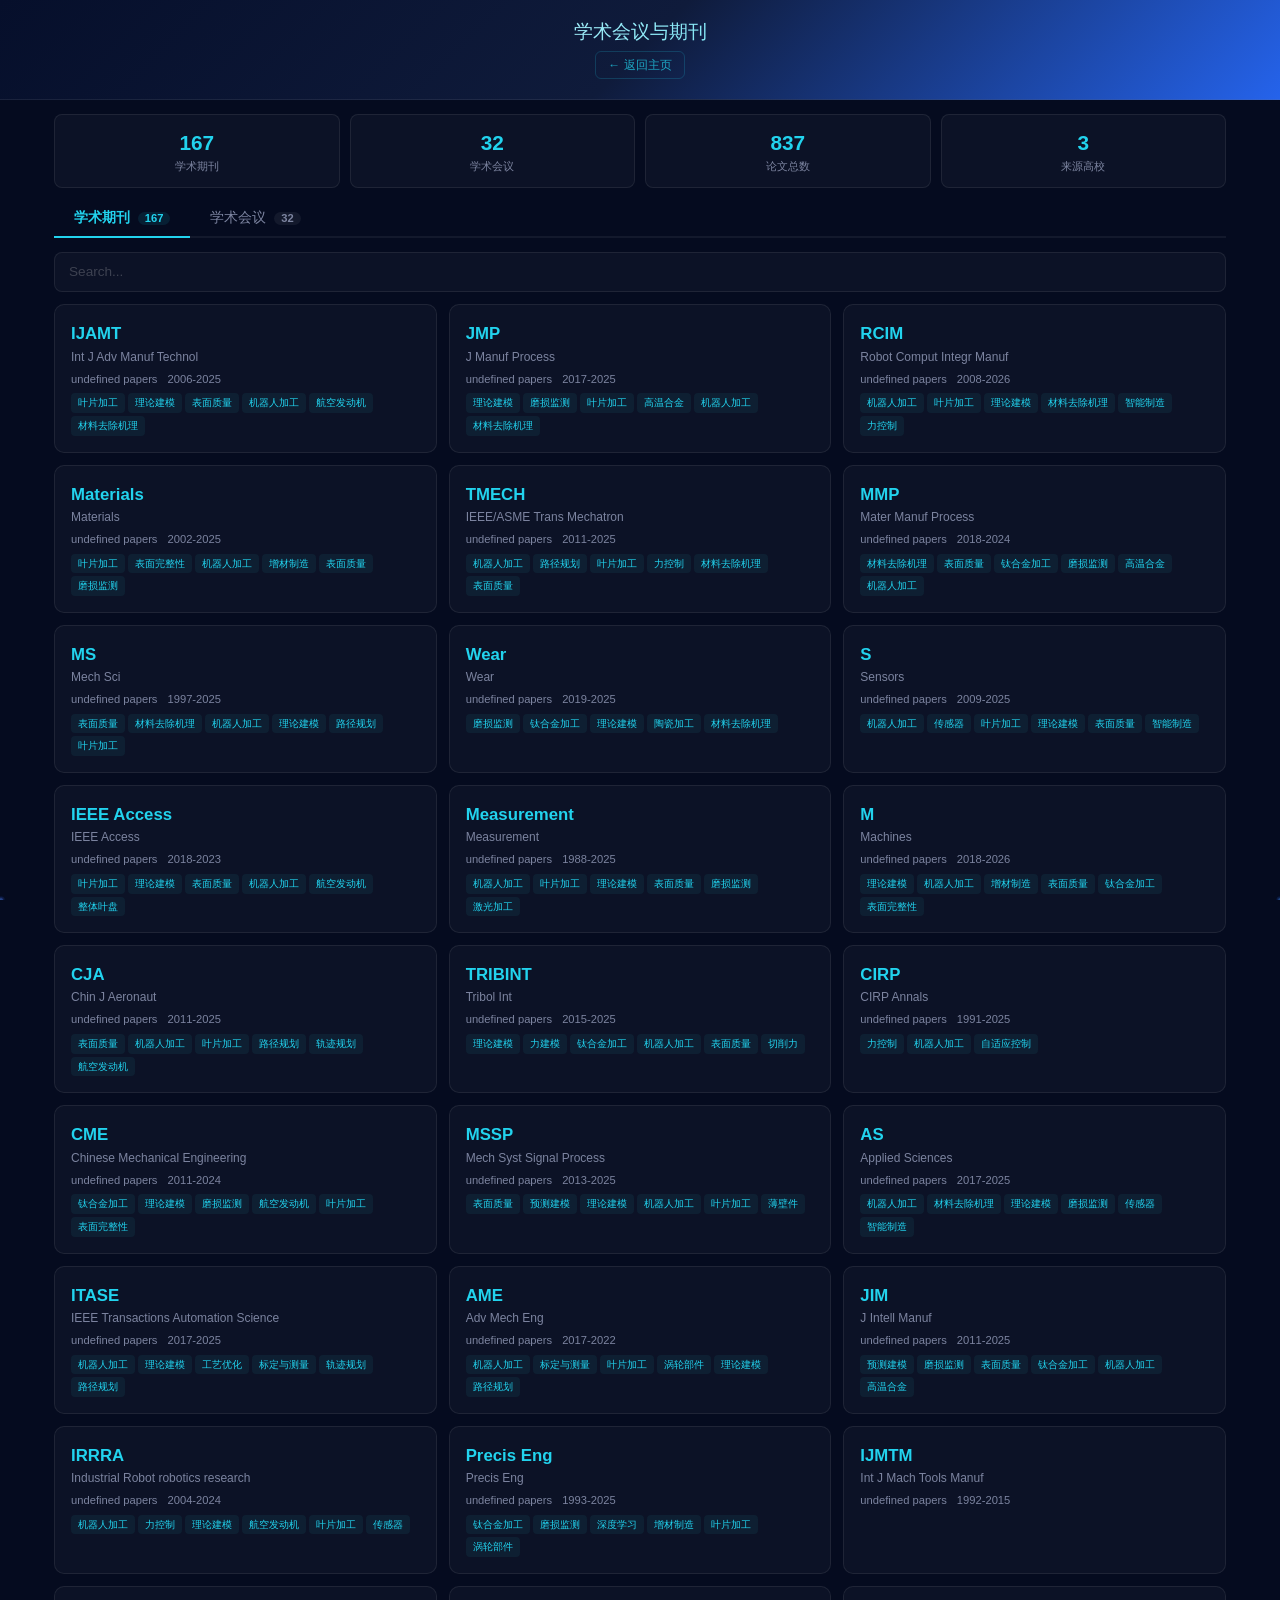
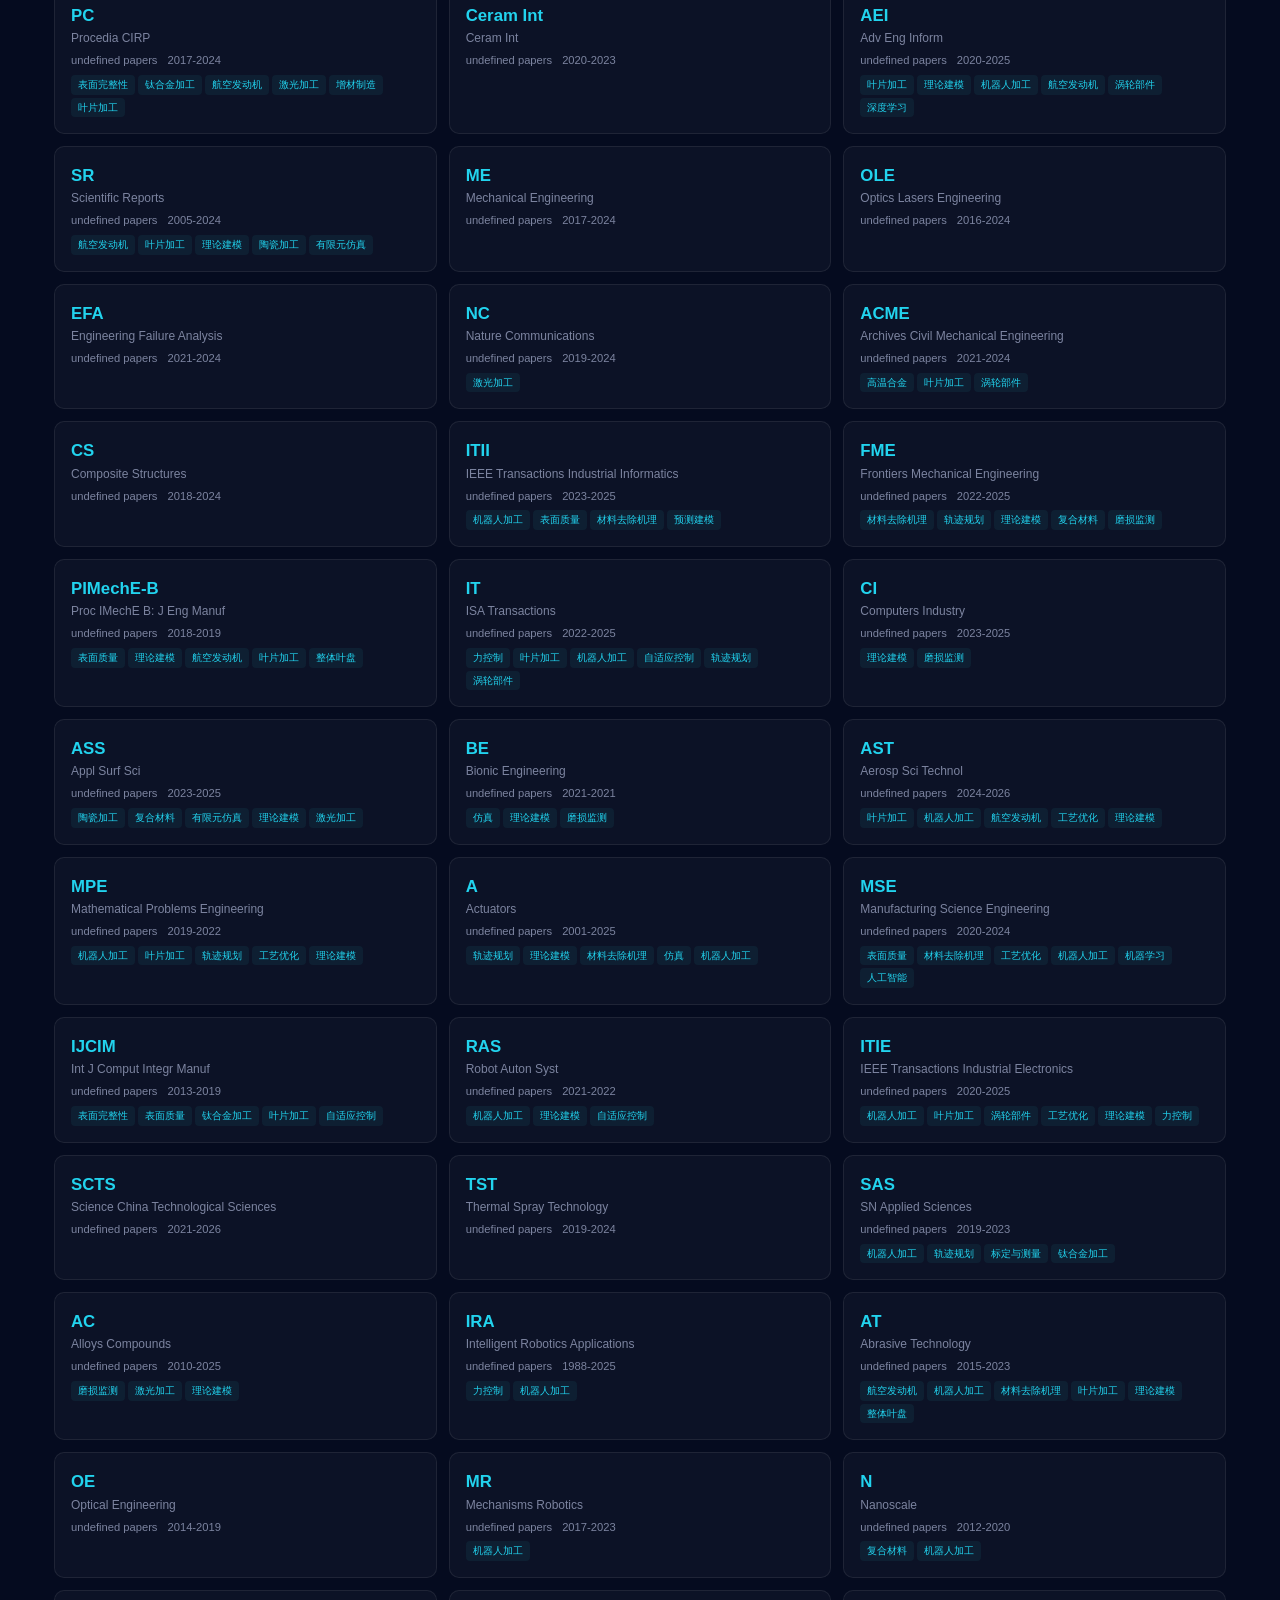
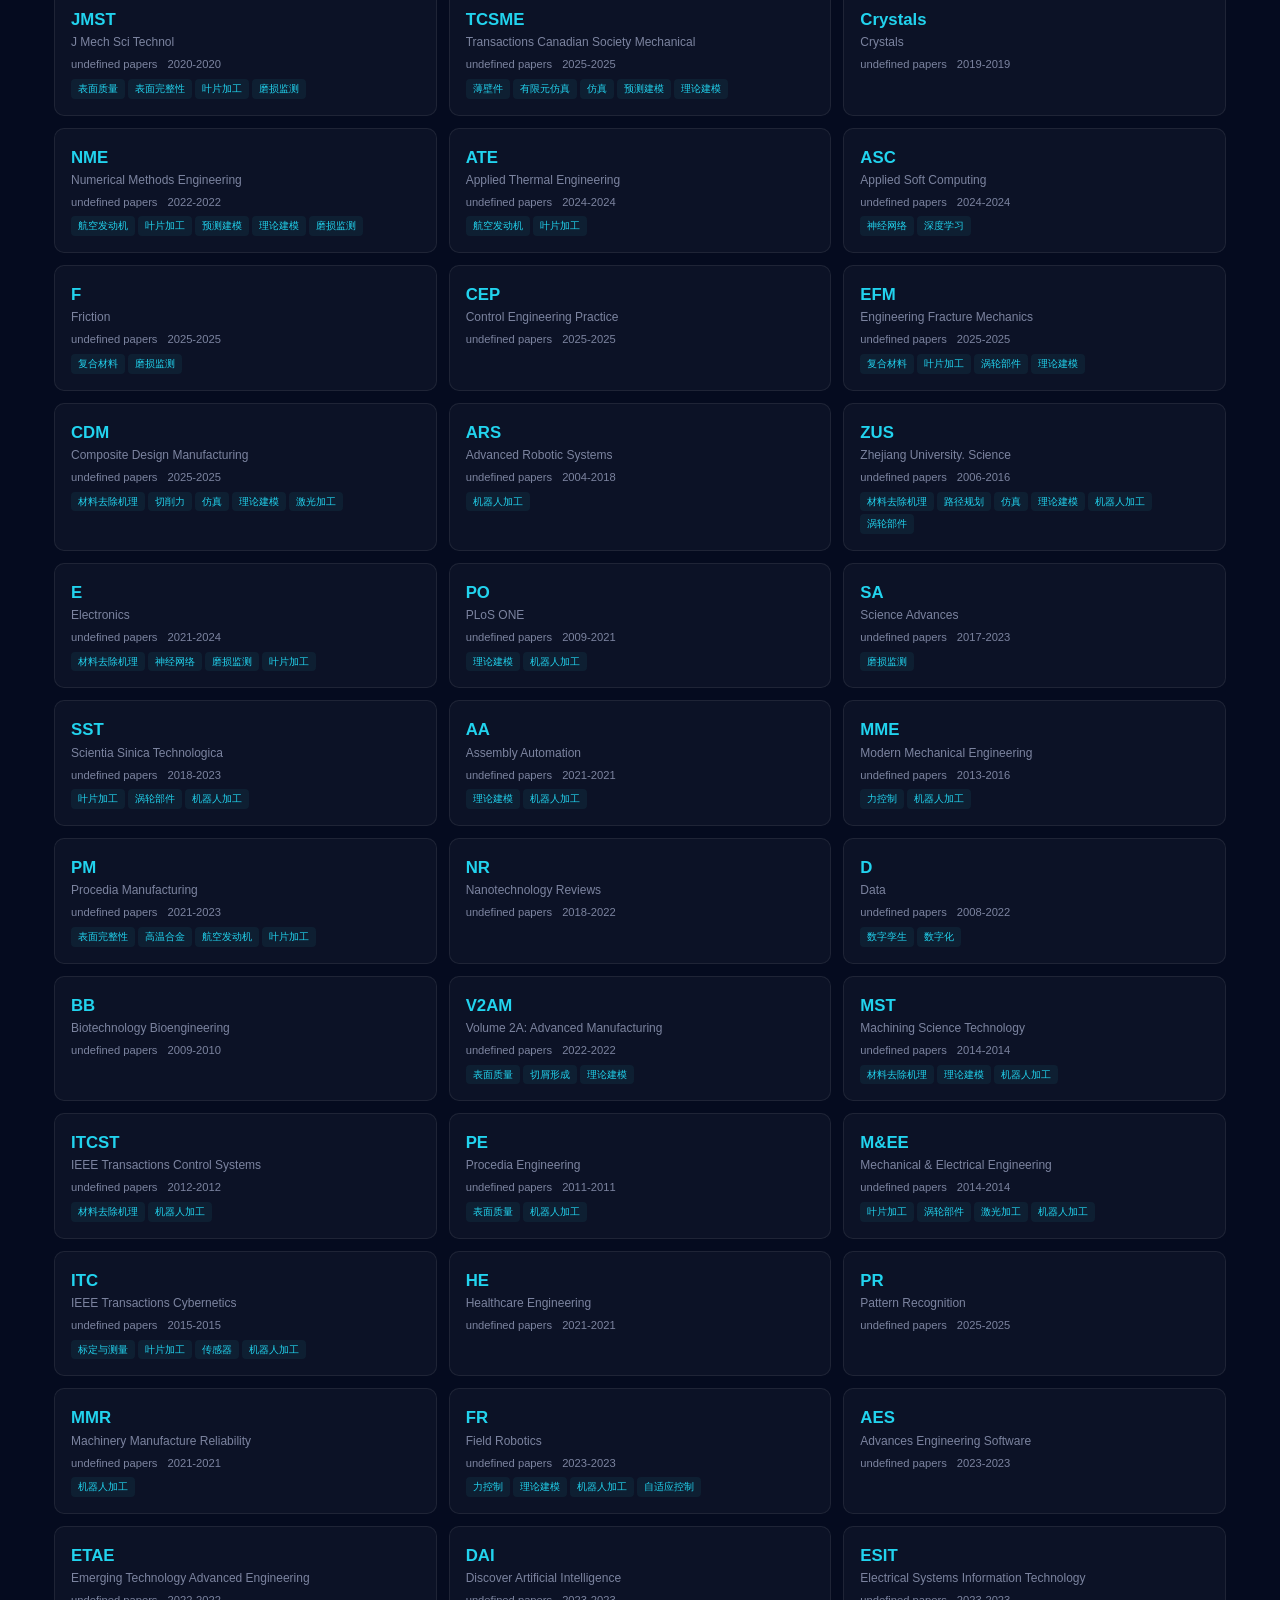
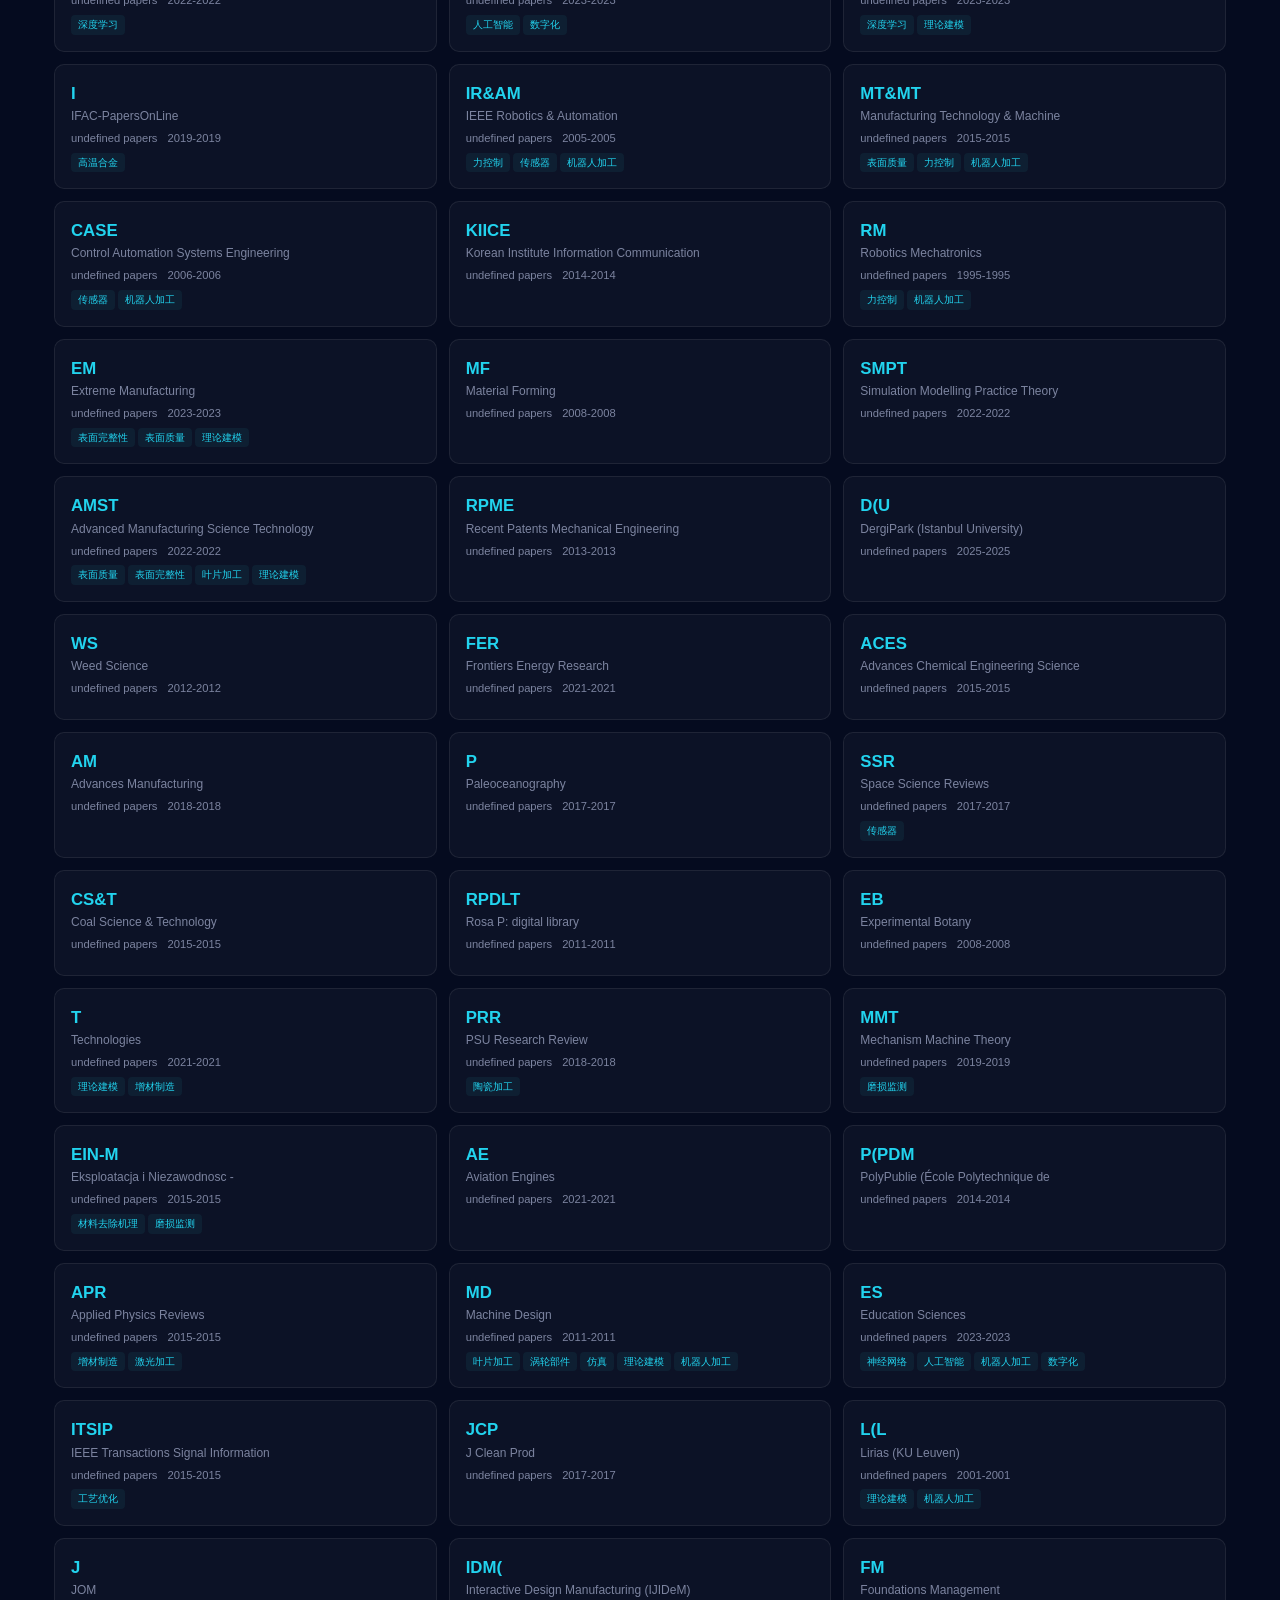
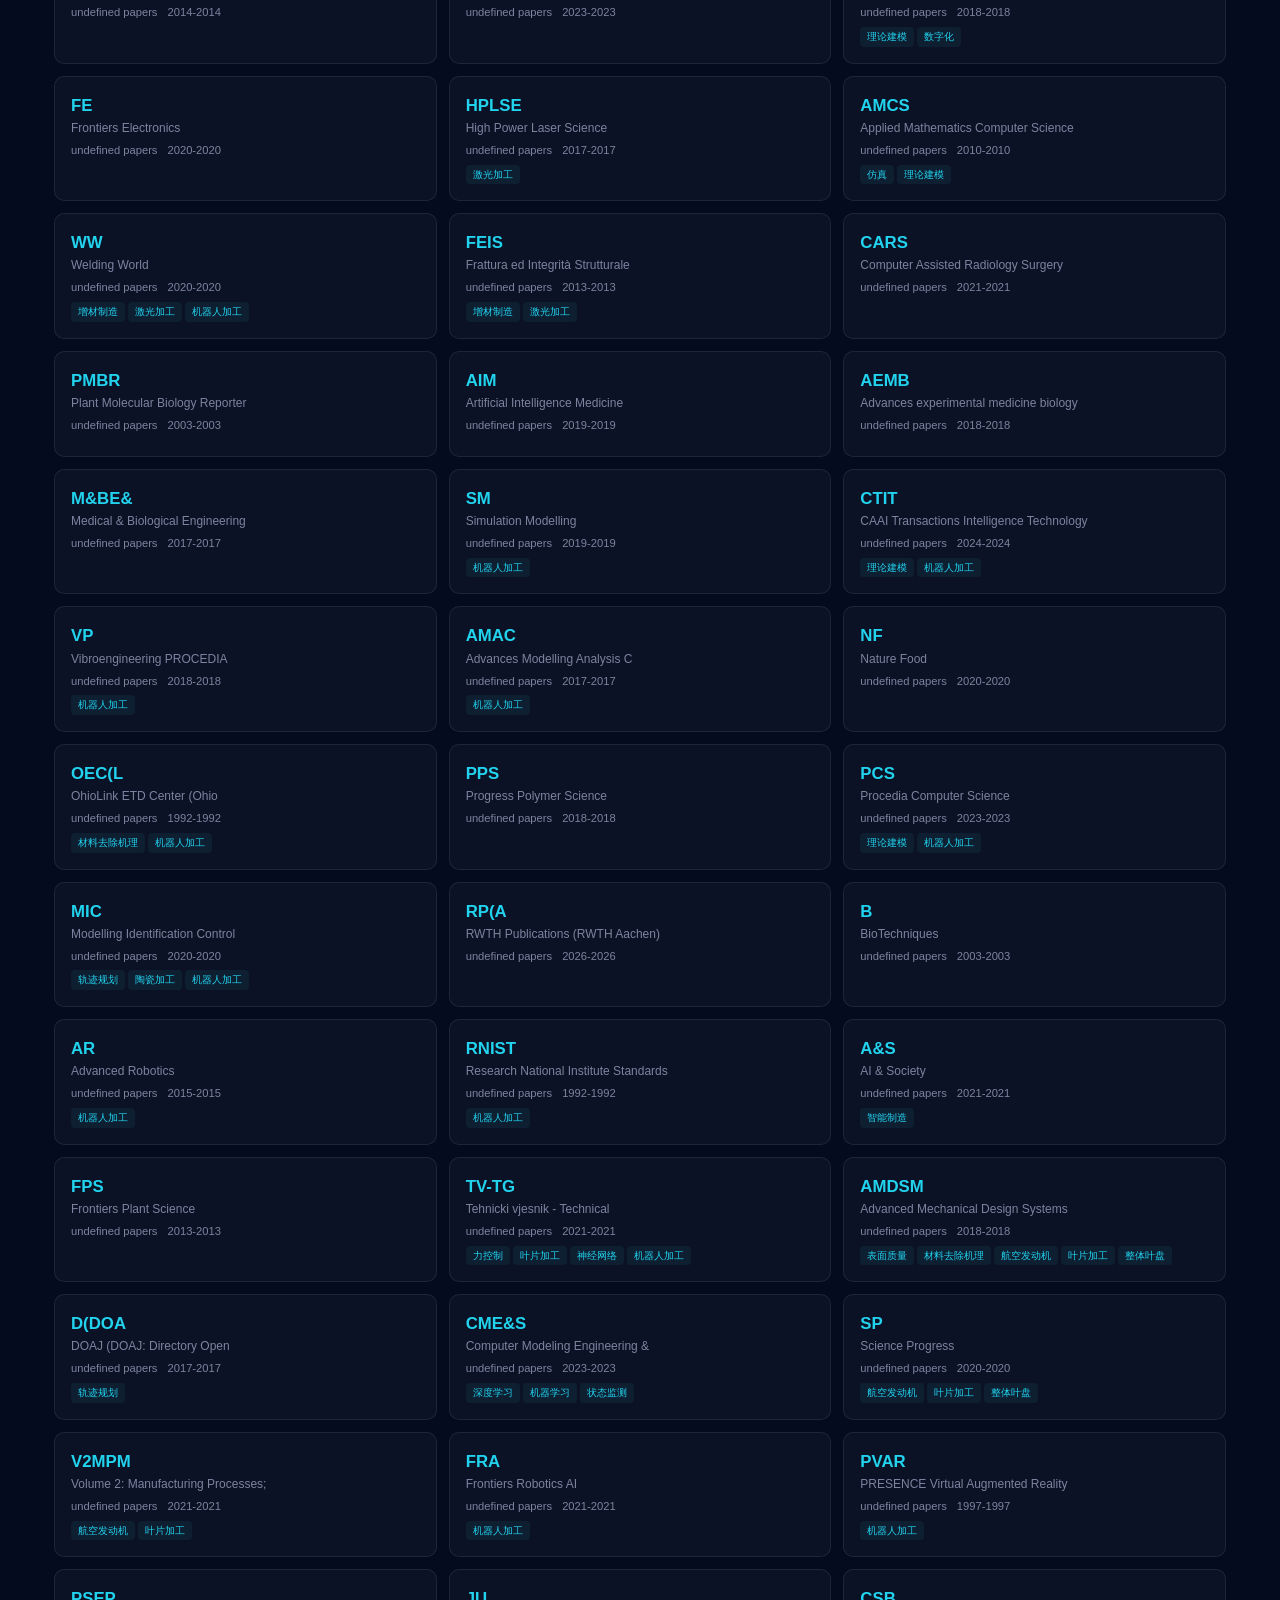
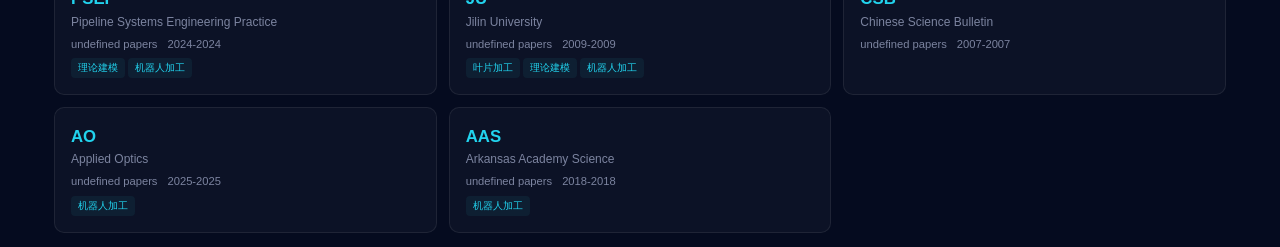
<file: conferences/index.html>
<!DOCTYPE html>
<html lang="zh-CN">
<head>
  <meta charset="utf-8"/>
  <meta name="viewport" content="width=device-width,initial-scale=1"/>
  <title>学术会议与期刊 — Dark Neural System</title>
  <link href="https://cdn.jsdelivr.net/npm/bootstrap@5.3.3/dist/css/bootstrap.min.css" rel="stylesheet"/>
  <style>
    /* ═══════════════ DESIGN SYSTEM v2.0 ═══════════════ */
    :root {
      --bg-deep: #050B1F;
      --bg-card: rgba(255,255,255,0.03);
      --text: #e8eaed;
      --muted: #7c84a0;
      --accent: #2563EB;
      --cyan: #22D3EE;
      --indigo: #6366F1;
      --border: rgba(255,255,255,0.08);
      --border-glow: rgba(34,211,238,0.25);
    }
    *{box-sizing:border-box}
    body{background:var(--bg-deep);font-family:"Segoe UI","PingFang SC","Microsoft YaHei",sans-serif;margin:0;color:var(--text)}
    .hero{background:linear-gradient(135deg,#060f2b,#0f1b3b,#2563EB);color:#fff;padding:20px 16px;text-align:center;border-bottom:1px solid var(--border)}
    .hero h1{font-size:1.2rem;margin:0 0 4px;background:linear-gradient(135deg,#fff,var(--cyan));-webkit-background-clip:text;-webkit-text-fill-color:transparent;background-clip:text}
    .hero p{opacity:.75;font-size:.78rem;margin:0}
    .hero a{color:var(--cyan);text-decoration:none;font-size:.75rem;display:inline-block;margin-top:4px;padding:4px 12px;border:1px solid rgba(34,211,238,0.25);border-radius:6px;transition:all 0.2s}
    .hero a:hover{background:rgba(34,211,238,0.1)}
    .container{max-width:1200px;margin:0 auto;padding:14px}
    .stats{display:flex;gap:10px;flex-wrap:wrap;margin-bottom:12px}
    .stat-card{background:var(--bg-card);border-radius:8px;padding:12px 18px;border:1px solid var(--border);text-align:center;flex:1;min-width:80px;transition:all 0.2s}
    .stat-card:hover{border-color:var(--border-glow)}
    .stat-card .num{font-size:1.3rem;font-weight:700;color:var(--cyan)}
    .stat-card .lbl{font-size:.68rem;color:var(--muted)}
    .tabs{display:flex;gap:0;margin-bottom:14px;border-bottom:2px solid rgba(255,255,255,0.06)}
    .tabs button{padding:8px 20px;border:none;background:none;font-size:.85rem;color:var(--muted);cursor:pointer;border-bottom:2px solid transparent;margin-bottom:-2px;transition:all .15s}
    .tabs button.on{color:var(--cyan);border-bottom-color:var(--cyan);font-weight:600}
    .tabs button .badge{background:rgba(255,255,255,0.06);color:var(--muted);font-size:.7rem;padding:1px 7px;border-radius:10px;margin-left:4px}
    .tabs button.on .badge{background:rgba(34,211,238,0.1);color:var(--cyan)}
    .search-wrap{margin-bottom:12px}
    .search-wrap input{width:100%;padding:9px 14px;border:1px solid var(--border);border-radius:8px;font-size:.85rem;outline:none;background:rgba(255,255,255,0.03);color:var(--text);transition:all 0.2s}
    .search-wrap input:focus{border-color:var(--cyan);box-shadow:0 0 12px rgba(34,211,238,0.1)}
    .search-wrap input::placeholder{color:rgba(255,255,255,0.2)}
    .grid{display:grid;grid-template-columns:repeat(auto-fill,minmax(350px,1fr));gap:12px}
    .vcard{background:var(--bg-card);border-radius:10px;padding:16px;cursor:pointer;border:1px solid var(--border);transition:all .2s}
    .vcard:hover{border-color:var(--border-glow);box-shadow:0 4px 16px rgba(34,211,238,0.06);transform:translateY(-1px)}
    .vcard.on{border-color:var(--cyan);background:rgba(34,211,238,0.04)}
    .vcard .abbrev{font-size:1.05rem;font-weight:700;color:var(--cyan)}
    .vcard .fullname{font-size:.75rem;color:var(--muted);margin:1px 0 5px}
    .vcard .meta{display:flex;gap:10px;flex-wrap:wrap;font-size:.7rem;color:var(--muted);margin-bottom:6px}
    .vcard .trend-line{font-size:.7rem;color:#34d399;margin-bottom:4px}
    .vcard .dirs{display:flex;flex-wrap:wrap;gap:3px}
    .vcard .dirs .tag{background:rgba(34,211,238,0.06);color:var(--cyan);font-size:.65rem;padding:2px 7px;border-radius:4px}
    .detail-wrap{display:none;margin-top:14px}
    .detail-wrap.on{display:block}
    .detail{background:var(--bg-card);border-radius:10px;padding:22px;border:1px solid var(--border)}
    .detail .d-abbrev{font-size:1.4rem;font-weight:800;color:var(--cyan)}
    .detail h2{font-size:1.05rem;color:var(--text);margin:2px 0 6px}
    .detail .d-meta{color:var(--muted);font-size:.78rem;margin-bottom:4px}
    .detail .d-meta a{color:var(--cyan);text-decoration:none}
    .detail .d-summary{background:rgba(34,211,238,0.03);border-radius:8px;padding:10px 14px;margin-bottom:12px;font-size:.8rem;color:var(--muted);border-left:3px solid var(--cyan)}
    .kw-table{width:100%;font-size:0.7rem;border-collapse:collapse;margin-top:6px}
    .kw-table th{background:rgba(255,255,255,0.03);padding:4px 8px;text-align:left;border-bottom:2px solid rgba(255,255,255,0.08);color:var(--muted)}
    .kw-table td{padding:3px 6px;border-bottom:1px solid rgba(255,255,255,0.04);color:var(--text)}
    .paper-card{border:1px solid var(--border);border-radius:8px;padding:10px 12px;margin-bottom:6px;transition:all .12s}
    .paper-card:hover{border-color:var(--border-glow);background:rgba(34,211,238,0.03)}
    .paper-card .pt{font-size:.8rem;font-weight:600;color:var(--cyan);margin-bottom:2px}
    .paper-card .pm{font-size:.68rem;color:var(--muted)}
    .paper-card .pk{display:flex;flex-wrap:wrap;gap:3px;margin-top:3px}
    .paper-card .pk .kw{background:rgba(255,255,255,0.04);color:var(--muted);font-size:.63rem;padding:1px 6px;border-radius:3px}
    .paper-card .pa{font-size:.7rem;color:var(--muted);margin-top:4px;line-height:1.4;display:-webkit-box;-webkit-line-clamp:3;-webkit-box-orient:vertical;overflow:hidden}
    .paper-card .pl{font-size:.66rem;margin-top:3px}.paper-card .pl a{color:var(--cyan);text-decoration:none}
    .load{text-align:center;padding:60px 20px;color:var(--muted)}
    .load .spinner-border{width:2rem;height:2rem;margin-bottom:8px;border-color:var(--cyan);border-right-color:transparent}
    #bgParticles{position:fixed;top:0;left:0;width:100%;height:100%;z-index:0;pointer-events:none;opacity:0.5}
    .container,.hero{position:relative;z-index:1}
  </style>
</head>
<body>
<canvas id="bgParticles"></canvas>
<div class="hero">
  <h1>学术会议与期刊</h1>
  <p><a href="../index.html">← 返回主页</a></p>
</div>
<div class="container">
  <div class="load" id="loading"><div class="spinner-border"></div><div>Loading...</div><div id="loadErr" style="color:#f87171;display:none"></div></div>
  <div id="main" style="display:none">
    <div class="stats" id="stats"></div>
    <div class="tabs" id="tabs">
      <button class="on" data-tab="journals">学术期刊 <span class="badge" id="jcnt"></span></button>
      <button data-tab="conferences">学术会议 <span class="badge" id="ccnt"></span></button>
    </div>
    <div class="search-wrap"><input type="text" id="search" placeholder="Search..."/></div>
    <div class="grid" id="grid"></div>
    <div class="detail-wrap" id="detailWrap"><div class="detail" id="detail"></div></div>
  </div>
</div>
<script>
(function(){
  var data=null,venueLocs=null,currentTab="journals";
  var loading=document.getElementById("loading"),main=document.getElementById("main");

  fetch("venue_locations.json",{cache:"no-store"}).then(function(r){return r.json();}).then(function(d){venueLocs=d;}).catch(function(){});

  function esc(s){return String(s||"").replace(/&/g,"&amp;").replace(/</g,"&lt;").replace(/>/g,"&gt;").replace(/"/g,"&quot;");}

  function renderStats(){
    document.getElementById("stats").innerHTML=
      '<div class="stat-card"><div class="num">'+data.total_journals+'</div><div class="lbl">学术期刊</div></div>'+
      '<div class="stat-card"><div class="num">'+data.total_conferences+'</div><div class="lbl">学术会议</div></div>'+
      '<div class="stat-card"><div class="num">'+data.total_papers+'</div><div class="lbl">论文总数</div></div>'+
      '<div class="stat-card"><div class="num">3</div><div class="lbl">来源高校</div></div>';
    document.getElementById("jcnt").textContent=data.total_journals;
    document.getElementById("ccnt").textContent=data.total_conferences;
  }

  function renderCards(filter){
    var list=data[currentTab]||[];
    if(filter){var q=filter.toLowerCase();list=list.filter(function(c){return c.abbrev.toLowerCase().indexOf(q)>=0||c.full_name.toLowerCase().indexOf(q)>=0;});}
    document.getElementById("grid").innerHTML=list.length?list.map(function(c){
      return'<div class="vcard" data-id="'+c.id+'" onclick="selectVenue(\''+c.id+'\',\''+currentTab+'\')">'+
        '<div class="abbrev">'+esc(c.abbrev)+'</div>'+
        '<div class="fullname">'+esc(c.full_name)+'</div>'+
        '<div class="meta"><span>'+c.paper_count+' papers</span><span>'+c.year_range+'</span>'+(c.frequency?'<span>'+esc(c.frequency)+'</span>':'')+'</div>'+
        (c.trend_summary?'<div class="trend-line">'+esc(c.trend_summary.substring(0,80))+'</div>':'')+
        '<div class="dirs">'+(c.top_directions||[]).slice(0,6).map(function(d){return'<span class="tag">'+esc(d.name)+'</span>';}).join("")+'</div>'+
      '</div>';
    }).join(""):'<div style="color:var(--muted);text-align:center;padding:40px">No results</div>';
  }

  window.selectVenue=function(id, tab){
    var list=data[tab||currentTab]||[];
    var c=list.find(function(x){return x.id===id;});
    if(!c) return;
    document.querySelectorAll(".vcard").forEach(function(el){el.classList.toggle("on",el.dataset.id===id);});

    var locInfo=null, locHtml='';
    if(venueLocs){
      var locKey=(c.abbrev||'').toUpperCase();
      locInfo=venueLocs[locKey]||null;
      if(!locInfo){
        for(var k in venueLocs){if(venueLocs[k].name&&venueLocs[k].name.toUpperCase().indexOf(locKey)>=0){locInfo=venueLocs[k];break;}}
      }
    }
    if(locInfo&&locInfo.locations&&locInfo.locations.length>0){
      var recent=locInfo.locations[0];
      locHtml='<div class="d-meta"><b>Recent location:</b> '+esc(recent.city||'')+', '+esc(recent.country||'')+' ('+recent.year+')</div>';
      if(locInfo.locations.length>1){
        locHtml+='<div class="d-meta"><b>Past venues:</b> '+locInfo.locations.slice(0,6).map(function(l){return esc(l.city||'')+(l.year?'('+l.year+')':'');}).join('  '+String.fromCharCode(0x2192)+' ')+'</div>';
      }
      if(locInfo.frequency) locHtml+='<div class="d-meta"><b>Frequency:</b> '+esc(locInfo.frequency)+'</div>';
      if(locInfo.publisher) locHtml+='<div class="d-meta"><b>Organizer:</b> '+esc(locInfo.publisher)+'</div>';
    }

    var kwMap={}, allYears=[];
    (c.trend_data||[]).forEach(function(y){
      if(allYears.indexOf(y.year)<0) allYears.push(y.year);
      (y.top_directions||[]).forEach(function(d){
        if(!kwMap[d.name]) kwMap[d.name]={};
        kwMap[d.name][y.year]=d.count;
      });
    });
    allYears.sort();
    var kwKeys=Object.keys(kwMap).sort(function(a,b){
      var ta=0,tb=0;
      Object.values(kwMap[a]||{}).forEach(function(v){ta+=v;});
      Object.values(kwMap[b]||{}).forEach(function(v){tb+=v;});
      return tb-ta;
    });

    var kwTable='<table class="kw-table"><thead><tr><th>Keyword</th>';
    allYears.forEach(function(y){kwTable+='<th style="text-align:center;font-size:0.62rem">'+y+'</th>';});
    kwTable+='<th style="text-align:center">Total</th></tr></thead><tbody>';
    kwKeys.slice(0,12).forEach(function(kw){
      kwTable+='<tr><td><b>'+esc(kw)+'</b></td>';
      var total=0;
      allYears.forEach(function(y){
        var cnt=kwMap[kw][y]||0; total+=cnt;
        kwTable+='<td style="text-align:center;'+(cnt>0?'color:var(--cyan);font-weight:600':'color:rgba(255,255,255,0.15)')+'">'+(cnt>0?cnt:'-')+'</td>';
      });
      kwTable+='<td style="text-align:center;font-weight:700;color:var(--cyan)">'+total+'</td></tr>';
    });
    kwTable+='</tbody></table>';

    var papersHtml=(c.papers||[]).map(function(p){
      var link=p.url||(p.doi?'https://doi.org/'+p.doi.replace(/^https?:\/\/(doi\.org\/)?/i,''):'');
      return'<div class="paper-card">'+
        '<div class="pt">'+esc(p.title)+'</div>'+
        '<div class="pm">'+p.year+' | '+esc(p.authors)+'</div>'+
        '<div class="pk">'+(p.directions||[]).map(function(k){return'<span class="kw">'+esc(k)+'</span>';}).join("")+'</div>'+
        '<div class="pa">'+esc(p.abstract||"")+'</div>'+
        (link?'<div class="pl"><a href="'+esc(link)+'" target="_blank">Full text</a> | <a href="https://doi.org/'+esc(p.doi.replace(/^https?:\/\/(doi\.org\/)?/i,''))+'" target="_blank">DOI</a></div>':'')+
      '</div>';
    }).join("");

    document.getElementById("detail").innerHTML=
      '<div class="d-abbrev">'+esc(c.abbrev)+'</div>'+
      '<h2>'+esc(c.full_name)+'</h2>'+
      '<div class="d-meta"><b>'+c.paper_count+'</b> papers | '+c.year_range+' | '+(tab==="conferences"?"Conference":"Journal")+
          (c.impact_factor?' | IF: '+esc(c.impact_factor):'')+
          (c.frequency?' | '+esc(c.frequency):'')+'</div>'+
          (c.publisher?'<div class="d-meta"><b>Publisher:</b> '+esc(c.publisher)+(c.website?' | <a href="'+esc(c.website)+'" target="_blank">Website</a>':'')+'</div>':'')+
          locHtml+
          (c.scope?'<div class="d-meta" style="color:var(--muted)"><b>Scope:</b> '+esc(c.scope)+'</div>':'')+
      (c.trend_summary?'<div class="d-summary"><b>Trend:</b> '+esc(c.trend_summary)+'</div>':'')+
      '<div style="margin:8px 0"><b>Research Directions:</b> '+c.top_directions.map(function(d){return'<span class="tag">'+esc(d.name)+' ('+d.count+')</span>';}).join(" ")+'</div>'+
      '<h4 style="margin-top:14px;color:var(--text)">Keyword Trends by Year</h4>'+kwTable+
      '<h4 style="margin-top:16px;color:var(--text)">Related Papers ('+(c.papers||[]).length+')</h4>'+papersHtml;

    document.getElementById("detailWrap").classList.add("on");
    document.getElementById("detail").scrollIntoView({behavior:"smooth",block:"start"});
  };

  document.getElementById("tabs").addEventListener("click",function(e){
    var btn=e.target.closest("button[data-tab]");
    if(!btn) return;
    document.querySelectorAll("#tabs button").forEach(function(b){b.classList.remove("on");});
    btn.classList.add("on");
    currentTab=btn.dataset.tab;
    document.getElementById("detailWrap").classList.remove("on");
    renderCards(document.getElementById("search").value.trim());
  });

  document.getElementById("search").addEventListener("input",function(){renderCards(this.value.trim());});

  fetch("venues_unified.json",{cache:"no-store"}).catch(function(){return fetch("conferences.json",{cache:"no-store"});}).then(function(r){
    if(!r.ok) throw new Error("HTTP "+r.status); return r.json();
  }).then(function(d){
    data=d; loading.style.display="none"; main.style.display="block";
    renderStats(); renderCards();
  }).catch(function(e){
    document.getElementById("loadErr").textContent="Load failed: "+e.message; document.getElementById("loadErr").style.display="block";
  });
})();
</script>
<script>
// ═══════════════════════════════════════════════════════════
// PARTICLE SYSTEM v2.0 — Dark Neural (120 particles)
// ═══════════════════════════════════════════════════════════
(function(){var c=document.getElementById("bgParticles"),ctx=c.getContext("2d"),pts=[],mx=0,my=0,tmx=0,tmy=0;function rs(){c.width=window.innerWidth;c.height=window.innerHeight}rs();window.addEventListener("resize",rs);document.addEventListener("mousemove",function(e){tmx=e.clientX;tmy=e.clientY});mx=window.innerWidth/2;my=window.innerHeight/2;tmx=mx;tmy=my;var pal=[{r:59,g:130,b:246,a:0.6},{r:99,g:102,b:241,a:0.5},{r:34,g:211,b:238,a:0.4},{r:37,g:99,b:235,a:0.45}];for(var i=0;i<120;i++){var col=pal[Math.floor(Math.random()*pal.length)];pts.push({x:Math.random()*c.width,y:Math.random()*c.height,vx:(Math.random()-0.5)*0.25,vy:(Math.random()-0.5)*0.25,r:Math.random()*1.4+0.25,col:col,ox:Math.random()*c.width,oy:Math.random()*c.height})}function dr(){mx+=(tmx-mx)*0.03;my+=(tmy-my)*0.03;ctx.clearRect(0,0,c.width,c.height);for(var i=0;i<pts.length;i++){var p=pts[i];var dxm=p.x-mx,dym=p.y-my,dm=Math.sqrt(dxm*dxm+dym*dym);var parallax=dm<300?(1-dm/300)*0.12:0;var nx=dm>0.1?dxm/dm:0,ny=dm>0.1?dym/dm:0;p.vx+=nx*parallax*0.02;p.vy+=ny*parallax*0.02;p.vx*=0.999;p.vy*=0.999;p.vx+=(p.ox-p.x)*0.00003;p.vy+=(p.oy-p.y)*0.00003;p.x+=p.vx;p.y+=p.vy;if(p.x<0)p.x=c.width;if(p.x>c.width)p.x=0;if(p.y<0)p.y=c.height;if(p.y>c.height)p.y=0;ctx.beginPath();ctx.arc(p.x,p.y,p.r,0,Math.PI*2);ctx.fillStyle="rgba("+p.col.r+","+p.col.g+","+p.col.b+","+p.col.a+")";ctx.fill();if(p.r>0.9){ctx.beginPath();ctx.arc(p.x,p.y,p.r*2.5,0,Math.PI*2);ctx.fillStyle="rgba("+p.col.r+","+p.col.g+","+p.col.b+","+(p.col.a*0.1)+")";ctx.fill()}}for(var i=0;i<pts.length;i++){for(var j=i+1;j<pts.length;j++){var dx=pts[i].x-pts[j].x,dy=pts[i].y-pts[j].y,dist=Math.sqrt(dx*dx+dy*dy);if(dist<100){ctx.beginPath();ctx.moveTo(pts[i].x,pts[i].y);ctx.lineTo(pts[j].x,pts[j].y);ctx.strokeStyle="rgba(79,130,210,"+(0.035*(1-dist/100))+")";ctx.lineWidth=0.3;ctx.stroke()}}}requestAnimationFrame(dr)}dr()})();
</script>
</body>
</html>
</file>
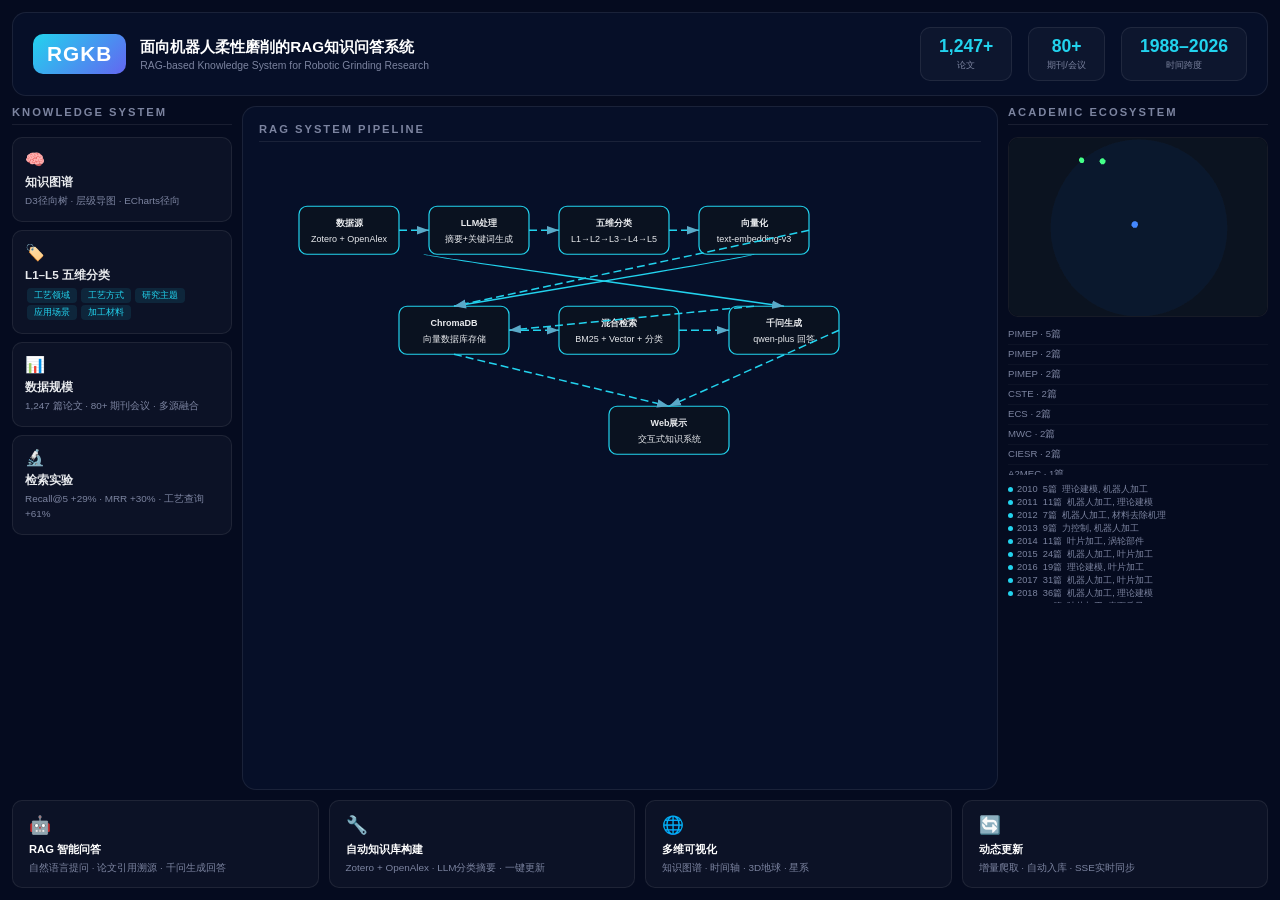
<file: dashboard/index.html>
<!DOCTYPE html>
<html lang="zh-CN">
<head>
<meta charset="UTF-8">
<meta name="viewport" content="width=device-width,initial-scale=1">
<title>RGKB Dashboard — 机器人柔性磨削RAG知识问答系统</title>
<link rel="stylesheet" href="dashboard.css">
</head>
<body>
<div class="db-root">

<!-- ====== TOP BAR ====== -->
<header class="db-top">
  <div class="db-brand">
    <span class="db-logo">RGKB</span>
    <div>
      <h1>面向机器人柔性磨削的RAG知识问答系统</h1>
      <p>RAG-based Knowledge System for Robotic Grinding Research</p>
    </div>
  </div>
  <div class="db-stats">
    <div class="db-stat"><span class="ds-num">1,247+</span><span class="ds-label">论文</span></div>
    <div class="db-stat"><span class="ds-num">80+</span><span class="ds-label">期刊/会议</span></div>
    <div class="db-stat"><span class="ds-num">1988–2026</span><span class="ds-label">时间跨度</span></div>
  </div>
</header>

<!-- ====== MAIN GRID ====== -->
<div class="db-main">

  <!-- LEFT: Knowledge System -->
  <aside class="db-left">
    <h3>Knowledge System</h3>
    <div class="db-card clickable" onclick="navigateTo('../d3_mindmap.html')">
      <div class="dbc-icon">🧠</div><div class="dbc-title">知识图谱</div>
      <div class="dbc-desc">D3径向树 · 层级导图 · ECharts径向</div>
    </div>
    <div class="db-card">
      <div class="dbc-icon">🏷️</div><div class="dbc-title">L1–L5 五维分类</div>
      <div class="dbc-desc">
        <span class="tag">工艺领域</span><span class="tag">工艺方式</span><span class="tag">研究主题</span>
        <span class="tag">应用场景</span><span class="tag">加工材料</span>
      </div>
    </div>
    <div class="db-card">
      <div class="dbc-icon">📊</div><div class="dbc-title">数据规模</div>
      <div class="dbc-desc">1,247 篇论文 · 80+ 期刊会议 · 多源融合</div>
    </div>
    <div class="db-card clickable" onclick="navigateTo('../experiment.html')">
      <div class="dbc-icon">🔬</div><div class="dbc-title">检索实验</div>
      <div class="dbc-desc">Recall@5 +29% · MRR +30% · 工艺查询 +61%</div>
    </div>
  </aside>

  <!-- CENTER: RAG Pipeline (biggest visual) -->
  <main class="db-center">
    <h3>RAG System Pipeline</h3>
    <div class="pipeline-flow" id="pipelineFlow"></div>
  </main>

  <!-- RIGHT: Academic Ecosystem -->
  <aside class="db-right">
    <h3>Academic Ecosystem</h3>
    <div class="db-mini-globe" id="miniGlobe">
      <canvas id="miniGlobeCanvas"></canvas>
    </div>
    <div class="db-venue-list" id="dbVenueList"></div>
    <div class="db-timeline-mini" id="dbTimelineMini"></div>
  </aside>

</div>

<!-- ====== BOTTOM: Capability Cards ====== -->
<footer class="db-bottom">
  <div class="db-cap clickable" onclick="navigateTo('../index.html')">
    <span class="dc-icon">🤖</span><strong>RAG 智能问答</strong>
    <span>自然语言提问 · 论文引用溯源 · 千问生成回答</span>
  </div>
  <div class="db-cap">
    <span class="dc-icon">🔧</span><strong>自动知识库构建</strong>
    <span>Zotero + OpenAlex · LLM分类摘要 · 一键更新</span>
  </div>
  <div class="db-cap clickable" onclick="navigateTo('../index.html#kg')">
    <span class="dc-icon">🌐</span><strong>多维可视化</strong>
    <span>知识图谱 · 时间轴 · 3D地球 · 星系</span>
  </div>
  <div class="db-cap">
    <span class="dc-icon">🔄</span><strong>动态更新</strong>
    <span>增量爬取 · 自动入库 · SSE实时同步</span>
  </div>
</footer>

</div>

<script src="../d3.min.js"></script>
<script src="../three.min.js"></script>
<script src="dashboard.js"></script>
</body>
</html>
</file>
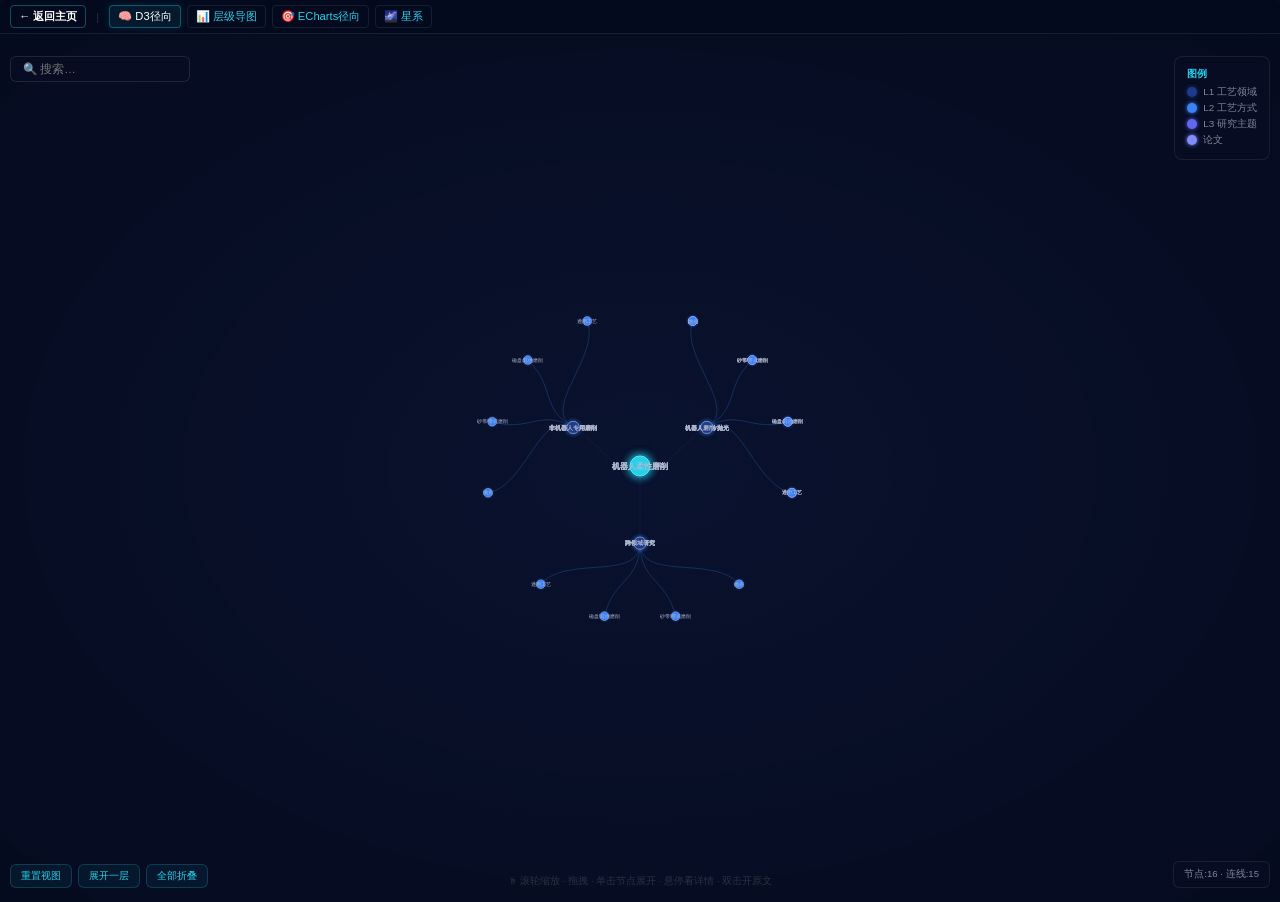
<file: d3_mindmap.html>
<!DOCTYPE html>
<html lang="zh-CN">
<head>
<meta charset="UTF-8">
<meta name="viewport" content="width=device-width,initial-scale=1.0">
<meta http-equiv="Cache-Control" content="no-cache,no-store,must-revalidate">
<title>D3 径向树 — Dark Neural System</title>
<style>
/* ═══════════════ DESIGN SYSTEM v2.0 ═══════════════ */
:root {
  --bg-deep: #050B1F;
  --cyan: #22D3EE;
  --blue: #3B82F6;
  --indigo: #6366F1;
  --navy: #1E3A8A;
  --border: rgba(255,255,255,0.08);
  --text: #e8eaed;
  --muted: #7c84a0;
}
*{margin:0;padding:0;box-sizing:border-box}
body{font-family:"Segoe UI","PingFang SC","Microsoft YaHei",sans-serif;background:var(--bg-deep);overflow:hidden;height:100vh;display:flex;flex-direction:column}

/* ── Topbar ── */
.topbar{display:flex;align-items:center;gap:6px;padding:5px 10px;background:rgba(5,11,31,0.9);border-bottom:1px solid var(--border);font-size:0.7rem;flex-shrink:0;flex-wrap:wrap;z-index:10;backdrop-filter:blur(12px)}
.topbar a{color:var(--cyan);text-decoration:none;padding:3px 8px;border:1px solid var(--border);border-radius:4px;white-space:nowrap;transition:all 0.2s}
.topbar a:hover,.topbar a.on{color:#fff;border-color:rgba(34,211,238,0.35);background:rgba(34,211,238,0.08);box-shadow:0 0 8px rgba(34,211,238,0.12)}
.topbar .title{color:var(--cyan);font-weight:700;font-size:0.8rem;margin-right:8px}

/* ── Mindmap area ── */
#mindmap{flex:1;background:radial-gradient(ellipse at center,rgba(14,25,58,0.6) 0%,#050B1F 100%);position:relative}
.link{fill:none;stroke:#1e3050;stroke-width:1px;opacity:0.4;transition:all 0.3s}
.node circle{cursor:pointer;transition:all 0.25s ease-out}
.node circle:hover{filter:drop-shadow(0 0 8px rgba(34,211,238,0.7))}
.node text{fill:#b0b8d0;pointer-events:none;font-family:"Segoe UI","PingFang SC","Microsoft YaHei",sans-serif}

/* ── Loading ── */
.loading-overlay{position:absolute;inset:0;display:flex;flex-direction:column;align-items:center;justify-content:center;background:rgba(5,11,31,0.96);z-index:999}
.loading-overlay .spinner{width:36px;height:36px;border:3px solid #1e3050;border-top-color:var(--cyan);border-radius:50%;animation:spin 0.8s linear infinite;margin-bottom:14px}
@keyframes spin{to{transform:rotate(360deg)}}
.loading-overlay .msg{font-size:0.9rem;color:var(--text);margin-bottom:8px}
.loading-overlay .bar-wrap{width:260px;height:6px;background:rgba(255,255,255,0.06);border-radius:3px;overflow:hidden;margin-bottom:4px}
.loading-overlay .bar-fill{height:100%;background:linear-gradient(90deg,var(--blue),var(--cyan));border-radius:3px;transition:width 0.3s;width:0}
.loading-overlay .pct{font-size:0.7rem;color:var(--muted)}
.loading-overlay .err{color:#f87171;font-size:0.75rem;margin-top:8px;display:none}

/* ── Tooltip ── */
.tooltip{position:absolute;background:rgba(8,14,36,0.97);color:var(--text);padding:14px;border-radius:10px;font-size:12px;pointer-events:none;max-width:380px;border:1px solid rgba(34,211,238,0.25);box-shadow:0 8px 32px rgba(0,0,0,0.6);z-index:1000;display:none;line-height:1.5}
.tooltip h3{color:var(--cyan);margin-bottom:6px;font-size:13px}
.tooltip .ti{color:var(--muted);font-size:11px;line-height:1.5;max-height:100px;overflow-y:auto}
.tooltip .kw{color:var(--indigo);font-size:10px;margin-top:4px}

/* ── Legend ── */
.legend{position:absolute;top:56px;right:10px;background:rgba(8,14,36,0.92);padding:10px 12px;border-radius:8px;border:1px solid var(--border);color:var(--muted);font-size:0.62rem;z-index:10}
.legend h4{color:var(--cyan);margin-bottom:4px}
.legend-item{display:flex;align-items:center;margin:2px 0;gap:6px}
.legend-dot{width:10px;height:10px;border-radius:50%;flex-shrink:0}

/* ── Controls ── */
.controls{position:absolute;bottom:12px;left:10px;display:flex;gap:6px;z-index:10}
.controls button{background:rgba(34,211,238,0.06);color:var(--cyan);border:1px solid rgba(34,211,238,0.2);padding:4px 10px;border-radius:6px;cursor:pointer;font-size:0.65rem;transition:all 0.2s}
.controls button:hover{background:rgba(34,211,238,0.15);box-shadow:0 0 8px rgba(34,211,238,0.15)}
.search-box{position:absolute;top:56px;left:10px;z-index:10}
.search-box input{background:rgba(8,14,36,0.92);border:1px solid rgba(255,255,255,0.1);color:var(--text);padding:6px 12px;border-radius:6px;width:180px;font-size:0.72rem;outline:none;transition:all 0.2s}
.search-box input:focus{border-color:var(--cyan);box-shadow:0 0 8px rgba(34,211,238,0.12)}
.stats{position:absolute;bottom:12px;right:10px;background:rgba(8,14,36,0.92);padding:6px 10px;border-radius:6px;border:1px solid var(--border);color:var(--muted);font-size:0.6rem;z-index:10}
.tip{position:absolute;bottom:12px;left:50%;transform:translateX(-50%);color:rgba(255,255,255,0.15);font-size:0.6rem;z-index:10}
#bgParticles{position:fixed;top:0;left:0;width:100%;height:100%;z-index:0;pointer-events:none;opacity:0.5}
</style>
</head>
<body>
<canvas id="bgParticles"></canvas>

<div class="topbar">
  <a href="index.html" style="font-weight:700;color:#fff;border-color:rgba(34,211,238,0.35)">← 返回主页</a>
  <span style="color:rgba(255,255,255,0.15);margin:0 4px">|</span>
  <a href="d3_mindmap.html" class="on">🧠 D3径向</a>
  <a href="mindmaps.html">📊 层级导图</a>
  <a href="radial.html">🎯 ECharts径向</a>
  <a href="galaxy.html">🌌 星系</a>
</div>

<div id="mindmap">
  <div class="loading-overlay" id="loader">
    <div class="spinner"></div>
    <div class="msg" id="loadMsg">正在初始化…</div>
    <div class="bar-wrap"><div class="bar-fill" id="loadBar"></div></div>
    <div class="pct" id="loadPct">0%</div>
    <div class="err" id="loadErr"></div>
  </div>
</div>

<div class="search-box"><input type="text" id="search" placeholder="🔍 搜索…"></div>
<div class="legend" id="legend"></div>
<div class="controls">
  <button onclick="resetView()">重置视图</button>
  <button onclick="expandOne()">展开一层</button>
  <button onclick="collapseAll()">全部折叠</button>
</div>
<div class="stats" id="stats"></div>
<div class="tip">🖱 滚轮缩放 · 拖拽 · 单击节点展开 · 悬停看详情 · 双击开原文</div>
<div class="tooltip" id="tooltip"></div>

<script src="d3.min.js"></script>
<script>
(function(){
  // Progress UI
  var loadMsg=document.getElementById("loadMsg"),loadBar=document.getElementById("loadBar"),
      loadPct=document.getElementById("loadPct"),loadErr=document.getElementById("loadErr"),loader=document.getElementById("loader");
  function prog(msg,pct){loadMsg.textContent=msg;loadBar.style.width=(pct||0)+"%";loadPct.textContent=(pct||0)+"%";loadErr.style.display="none"}
  function fail(msg){loadErr.textContent=msg;loadErr.style.display="block";loadMsg.textContent="加载失败";console.error(msg)}

  prog("检查 D3.js…",5);
  if(typeof d3==="undefined"){fail("d3.min.js 未加载");return}
  prog("D3.js v"+d3.version+" 就绪",10);

  var papersById={},mindmapsFive=null,rootData=null,svg,g,zoom,root,treeLayout,width,height;
  // ═══════════ DARK NEURAL COLOR SCALE ═══════════
  // root=cyan glow, L1=navy, L2=blue, L3=indigo, papers=soft-indigo
  var colors=["#22D3EE","#1E3A8A","#3B82F6","#6366F1","#818cf8"];

  function esc(s){return String(s||"").replace(/&/g,"&amp;").replace(/</g,"&lt;").replace(/>/g,"&gt;")}
  function paperFromId(pid){
    var p=papersById[String(pid)]||papersById[pid];
    if(!p) return {id:pid,title:"N/A",keywords_zh:[],doi:"",url:"",summary_zh:"",year:""};
    return {id:p.id,title:p.title||p.title_en||"",keywords_zh:p.keywords||p.keywords_zh||[],doi:p.doi||"",url:p.url||"",summary_zh:p.summary_zh||"",year:p.year||""};
  }

  function buildTree(){
    var t=mindmapsFive.process_tree;
    if(!t||!t.length) return {name:"机器人柔性磨削",color:colors[0],children:[]};
    return {name:"机器人柔性磨削",color:colors[0],children:t.map(function(l1){
      return {name:l1.name,color:colors[1],children:(l1.children||[]).map(function(l2){
        return {name:l2.name,color:colors[2],children:(l2.children||[]).map(function(l3){
          var pnodes=(l3.paper_ids||[]).slice(0,50).map(function(pid){
            var p=paperFromId(pid);return {name:"#"+pid+" "+(p.title||"").substring(0,20),isPaper:true,_paperId:pid};
          });
          return {name:l3.name,color:colors[3],children:pnodes.length?pnodes:[{name:"(无)",color:"#475569"}]};
        })};
      })};
    })};
  }

  function initViz(){
    width=window.innerWidth;height=window.innerHeight-36;
    var el=document.getElementById("mindmap");
    el.querySelectorAll("svg").forEach(function(s){s.remove()});
    svg=d3.select("#mindmap").append("svg").attr("width",width).attr("height",height);
    g=svg.append("g");
    zoom=d3.zoom().scaleExtent([0.1,5]).on("zoom",function(e){g.attr("transform",e.transform)});
    svg.call(zoom);
  }

  function render(data){
    prog("渲染图谱…",85);
    initViz();
    root=d3.hierarchy(data);
    treeLayout=d3.tree().size([2*Math.PI,Math.min(width,height)/2.8]).separation(function(a,b){return(a.parent===b.parent?2:3)/(a.depth+1)});
    treeLayout(root);
    root.descendants().forEach(function(d){if(d.depth>=2&&d.children){d._children=d.children;d.children=null}});
    draw();
    svg.call(zoom.transform,d3.zoomIdentity.translate(width/2,height/2).scale(0.5));
    document.getElementById("stats").innerHTML="节点:"+root.descendants().length+" · 连线:"+root.links().length;
    document.getElementById("legend").innerHTML="<h4>图例</h4>"+
      ["L1 工艺领域","L2 工艺方式","L3 研究主题","论文"].map(function(n,i){
        return'<div class="legend-item"><div class="legend-dot" style="background:'+colors[i+1]+';box-shadow:0 0 4px '+colors[i+1]+'"></div>'+n+'</div>';
      }).join("");
    loader.style.display="none";prog("完成!",100);
  }

  function draw(){
    // Links — semi-transparent gradient effect via stroke color from target node
    g.selectAll(".link").data(root.links()).join("path").attr("class","link")
      .attr("d",d3.linkRadial().angle(function(d){return d.x}).radius(function(d){return d.y}))
      .style("stroke",function(d){return d.target.data.color||"#1e3050"})
      .style("opacity",function(d){return d.target.depth<=2?0.5:0.3});

    // Nodes
    var nodes=g.selectAll(".node").data(root.descendants(),function(d){return d.data.name+(d.data._paperId||"");}).join("g").attr("class","node")
      .attr("transform",function(d){var a=d.x-Math.PI/2;return"translate("+(d.y*Math.cos(a))+","+(d.y*Math.sin(a))+")"});

    // Circles with glow
    nodes.append("circle")
      .attr("r",function(d){if(d.depth===0)return 20;if(d.data.isPaper)return 4.5;if(d.depth===1)return 12;if(d.depth===2)return 9;return 7})
      .style("fill",function(d){return d.data.color||colors[Math.min(d.depth,4)]})
      .style("stroke","rgba(255,255,255,0.4)").style("stroke-width",1.2)
      .style("filter",function(d){
        if(d.depth===0) return "drop-shadow(0 0 10px rgba(34,211,238,0.6))";
        if(d.depth===1) return "drop-shadow(0 0 5px rgba(59,130,246,0.4))";
        if(d.depth===2) return "drop-shadow(0 0 3px rgba(99,102,241,0.3))";
        return "none";
      })
      .style("cursor","pointer")
      .on("click",function(event,d){event.stopPropagation();
        if(d.children){d._children=d.children;d.children=null}else if(d._children){d.children=d._children;d._children=null}
        treeLayout(root);draw();
      });

    // Labels
    nodes.append("text").attr("dy",function(d){return d.data.isPaper?"-1.2em":"0.35em"}).attr("text-anchor","middle")
      .text(function(d){var n=d.data.name||"";if(d.data.isPaper) return n.length>12?n.substring(0,10)+"..":n;return n.length>14?n.substring(0,12)+"..":n})
      .style("font-size",function(d){if(d.depth===0)return"16px";if(d.depth===1)return"12px";if(d.data.isPaper)return"7px";return"9px"})
      .style("font-weight",function(d){return d.depth<=1?"bold":"normal"})
      .style("fill",function(d){return d.data.isPaper?"#818cf8":"#b0b8d0"});

    // Tooltip (papers only)
    nodes.on("mouseenter",function(event,d){
      if(!d.data.isPaper) return;
      var p=paperFromId(d.data._paperId||0),tt=document.getElementById("tooltip");
      tt.style.display="block";tt.style.left=(event.pageX+12)+"px";tt.style.top=(event.pageY-10)+"px";
      tt.innerHTML="<h3>#"+p.id+" "+esc((p.title||"").substring(0,45))+"</h3>"+
        (p.year?'<div style="color:var(--muted);font-size:10px">📅 '+p.year+'</div>':'')+
        '<div class="ti">'+esc(p.summary_zh||"暂无摘要")+'</div>'+
        (p.keywords_zh.length?'<div class="kw">'+esc(p.keywords_zh.join(" · "))+'</div>':'')+
        '<div style="color:#34d399;font-size:10px;margin-top:4px">双击打开原文</div>';
    }).on("mouseleave",function(){document.getElementById("tooltip").style.display="none"});

    nodes.on("dblclick",function(event,d){
      if(!d.data.isPaper) return;
      var p=paperFromId(d.data._paperId||0);
      var link=p.url||(p.doi?"https://doi.org/"+String(p.doi).replace(/^https?:\/\/(doi\.org\/)?/i,""):"");
      if(link) window.open(link,"_blank");
    });

    svg.on("click",function(){document.getElementById("tooltip").style.display="none"});
  }

  // Search filter
  document.getElementById("search").addEventListener("input",function(){
    var q=this.value.toLowerCase();
    d3.selectAll(".node circle,.node text").style("opacity",function(d){
      if(!q) return 1;
      return d.data.name.toLowerCase().indexOf(q)>=0?1:0.1;
    });
  });

  // Controls
  window.resetView=function(){svg.transition().duration(500).call(zoom.transform,d3.zoomIdentity.translate(width/2,height/2).scale(0.5))};
  window.expandOne=function(){root.descendants().forEach(function(d){if(d._children&&d.depth<=3){d.children=d._children;d._children=null}});treeLayout(root);draw()};
  window.collapseAll=function(){root.descendants().forEach(function(d){if(d.children&&d.depth>=1){d._children=d.children;d.children=null}});treeLayout(root);draw()};

  window.addEventListener("resize",function(){
    width=window.innerWidth;height=window.innerHeight-36;
    svg.attr("width",width).attr("height",height);
    treeLayout.size([2*Math.PI,Math.min(width,height)/2.8]);treeLayout(root);draw();
  });

  // Load data
  prog("加载论文索引…",20);
  fetch("papers_index.json",{cache:"no-store"}).then(function(r){
    if(!r.ok) throw new Error("papers_index.json HTTP "+r.status);
    prog("解析论文索引…",40);
    return r.json();
  }).then(function(idx){
    papersById=idx.by_id||{};
    prog(Object.keys(papersById).length+" 篇论文就绪",55);
    prog("加载导图结构…",60);
    return fetch("mindmaps_five.json",{cache:"no-store"});
  }).then(function(r){
    if(!r.ok) throw new Error("mindmaps_five.json HTTP "+r.status);
    prog("解析导图…",75);
    return r.json();
  }).then(function(mm){
    mindmapsFive=mm;
    prog("构建树…",82);
    rootData=buildTree();
    render(rootData);
  }).catch(function(e){
    fail(e.message||String(e));
  });
})();
</script>
<script>
// ═══════════════════════════════════════════════════════════
// PARTICLE SYSTEM v2.0 — Dark Neural
// ═══════════════════════════════════════════════════════════
(function(){var c=document.getElementById("bgParticles"),ctx=c.getContext("2d"),pts=[],mx=0,my=0,tmx=0,tmy=0;function rs(){c.width=window.innerWidth;c.height=window.innerHeight}rs();window.addEventListener("resize",rs);document.addEventListener("mousemove",function(e){tmx=e.clientX;tmy=e.clientY});mx=window.innerWidth/2;my=window.innerHeight/2;tmx=mx;tmy=my;var pal=[{r:59,g:130,b:246,a:0.6},{r:99,g:102,b:241,a:0.5},{r:34,g:211,b:238,a:0.4},{r:37,g:99,b:235,a:0.45}];for(var i=0;i<120;i++){var col=pal[Math.floor(Math.random()*pal.length)];pts.push({x:Math.random()*c.width,y:Math.random()*c.height,vx:(Math.random()-0.5)*0.25,vy:(Math.random()-0.5)*0.25,r:Math.random()*1.4+0.25,col:col,ox:Math.random()*c.width,oy:Math.random()*c.height})}function dr(){mx+=(tmx-mx)*0.03;my+=(tmy-my)*0.03;ctx.clearRect(0,0,c.width,c.height);for(var i=0;i<pts.length;i++){var p=pts[i];var dxm=p.x-mx,dym=p.y-my,dm=Math.sqrt(dxm*dxm+dym*dym);var parallax=dm<300?(1-dm/300)*0.12:0;var nx=dm>0.1?dxm/dm:0,ny=dm>0.1?dym/dm:0;p.vx+=nx*parallax*0.02;p.vy+=ny*parallax*0.02;p.vx*=0.999;p.vy*=0.999;p.vx+=(p.ox-p.x)*0.00003;p.vy+=(p.oy-p.y)*0.00003;p.x+=p.vx;p.y+=p.vy;if(p.x<0)p.x=c.width;if(p.x>c.width)p.x=0;if(p.y<0)p.y=c.height;if(p.y>c.height)p.y=0;ctx.beginPath();ctx.arc(p.x,p.y,p.r,0,Math.PI*2);ctx.fillStyle="rgba("+p.col.r+","+p.col.g+","+p.col.b+","+p.col.a+")";ctx.fill();if(p.r>0.9){ctx.beginPath();ctx.arc(p.x,p.y,p.r*2.5,0,Math.PI*2);ctx.fillStyle="rgba("+p.col.r+","+p.col.g+","+p.col.b+","+(p.col.a*0.1)+")";ctx.fill()}}for(var i=0;i<pts.length;i++){for(var j=i+1;j<pts.length;j++){var dx=pts[i].x-pts[j].x,dy=pts[i].y-pts[j].y,dist=Math.sqrt(dx*dx+dy*dy);if(dist<100){ctx.beginPath();ctx.moveTo(pts[i].x,pts[i].y);ctx.lineTo(pts[j].x,pts[j].y);ctx.strokeStyle="rgba(79,130,210,"+(0.035*(1-dist/100))+")";ctx.lineWidth=0.3;ctx.stroke()}}}requestAnimationFrame(dr)}dr()})();
</script>
</body>
</html>
</file>
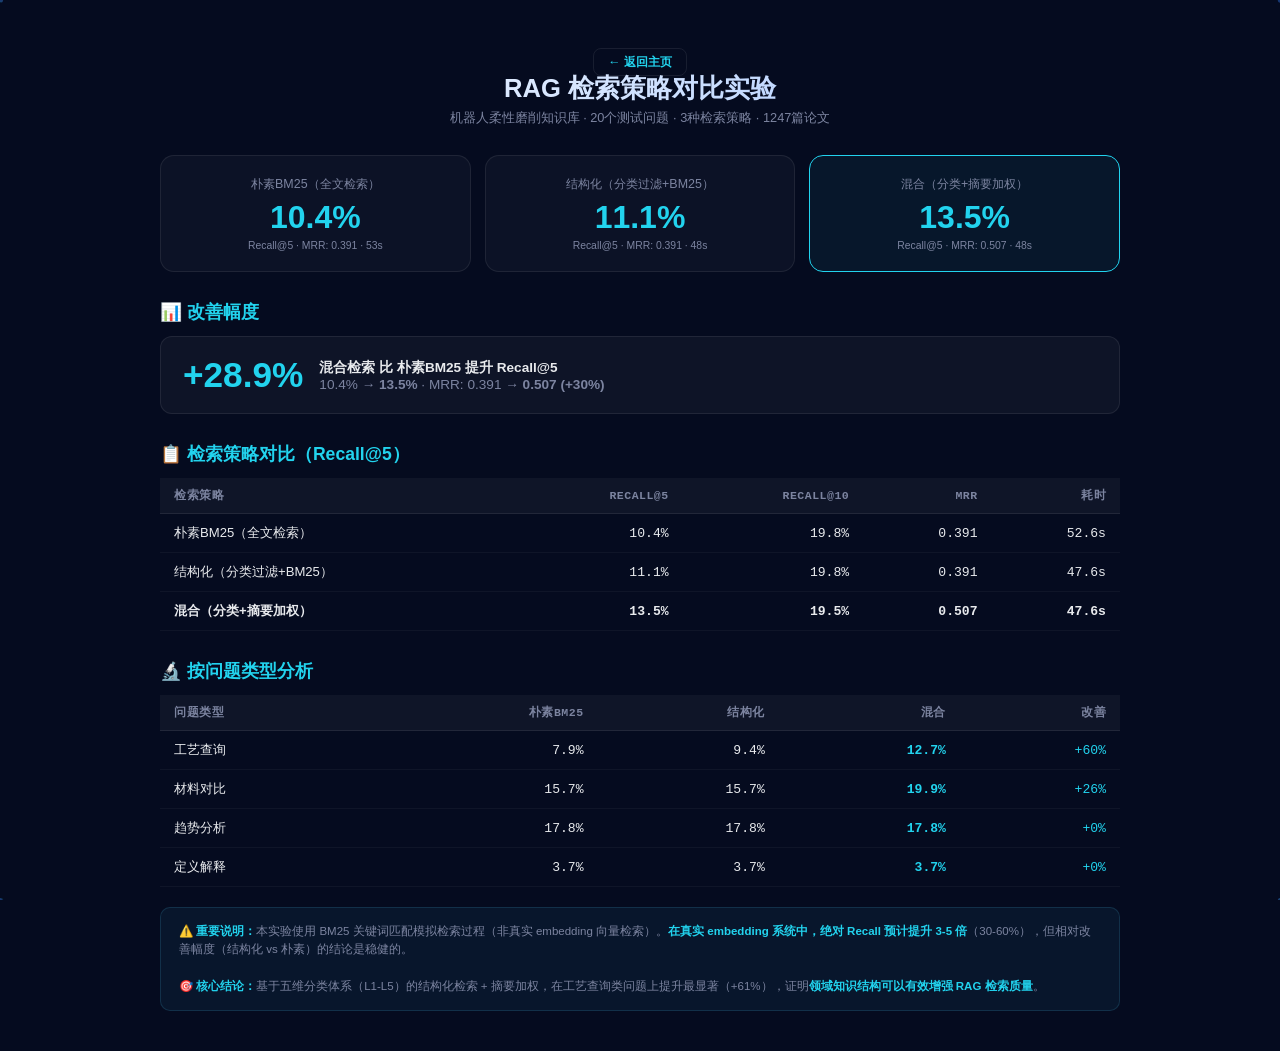
<file: experiment.html>
<!DOCTYPE html>
<html lang="zh-CN">
<head>
<meta charset="UTF-8"><meta name="viewport" content="width=device-width,initial-scale=1">
<title>RAG 检索策略对比实验 — 机器人柔性磨削知识库</title>
<style>
:root{--bg:#050B1F;--card:rgba(255,255,255,0.03);--text:#e8eaed;--muted:#7c84a0;--accent:#22D3EE;--blue:#2563EB;--indigo:#6366F1;--border:rgba(255,255,255,0.08)}
*{margin:0;padding:0;box-sizing:border-box}
body{font-family:-apple-system,BlinkMacSystemFont,"Segoe UI","PingFang SC","Microsoft YaHei",sans-serif;background:var(--bg);color:var(--text);padding:40px 20px;min-height:100vh}
.container{max-width:960px;margin:0 auto}
h1{font-size:1.6rem;font-weight:800;text-align:center;margin-bottom:4px;background:linear-gradient(135deg,#fff,#a0c4ff);-webkit-background-clip:text;-webkit-text-fill-color:transparent;background-clip:text}
h2{font-size:1.1rem;font-weight:600;margin:28px 0 12px;color:var(--accent)}
.sub{text-align:center;color:var(--muted);font-size:0.8rem;margin-bottom:28px}

/* 结果卡片 */
.result-cards{display:grid;grid-template-columns:repeat(3,1fr);gap:14px;margin-bottom:24px}
.rcard{background:var(--card);border:1px solid var(--border);border-radius:14px;padding:20px;text-align:center}
.rcard.best{border-color:var(--accent);background:rgba(34,211,238,0.06)}
.rcard .rc-name{font-size:0.78rem;color:var(--muted);margin-bottom:6px}
.rcard .rc-val{font-size:2rem;font-weight:800;color:var(--accent)}
.rcard.best .rc-val{color:var(--accent)}
.rcard .rc-sub{font-size:0.65rem;color:var(--muted);margin-top:4px}

/* 表格 */
.table-wrap{overflow-x:auto;margin-bottom:18px}
table{width:100%;border-collapse:collapse;font-size:0.82rem}
th{text-align:left;padding:10px 14px;background:rgba(255,255,255,0.04);color:var(--muted);font-weight:600;font-size:0.72rem;text-transform:uppercase;letter-spacing:0.5px;border-bottom:1px solid var(--border)}
td{padding:10px 14px;border-bottom:1px solid rgba(255,255,255,0.04);color:var(--text)}
tr:hover td{background:rgba(255,255,255,0.02)}
.highlight{color:var(--accent);font-weight:700}
.improve{color:var(--accent)}
table .num{font-family:"SF Mono","Consolas",monospace;text-align:right}

/* 改善条 */
.improve-bar{background:rgba(255,255,255,0.04);border:1px solid var(--border);border-radius:12px;padding:18px 22px;margin-bottom:18px;display:flex;align-items:center;gap:16px}
.improve-bar .ib-num{font-size:2.2rem;font-weight:800;color:var(--accent)}
.improve-bar .ib-text{font-size:0.85rem;color:var(--muted)}
.improve-bar .ib-text b{color:var(--text)}

/* 加载 */
.loading{text-align:center;padding:80px 20px;color:var(--muted)}
.loading .spinner{width:36px;height:36px;border:3px solid #334155;border-top-color:var(--accent);border-radius:50%;animation:spin 0.8s linear infinite;margin:0 auto 12px}
@keyframes spin{to{transform:rotate(360deg)}}

/* 图例 */
.note{background:rgba(76,201,240,0.06);border:1px solid rgba(76,201,240,0.15);border-radius:10px;padding:14px 18px;font-size:0.72rem;color:var(--muted);margin-top:20px;line-height:1.6}
.note b{color:var(--accent)}

@media(max-width:700px){.result-cards{grid-template-columns:1fr}}
#bgParticles{position:fixed;top:0;left:0;width:100%;height:100%;z-index:0;pointer-events:none;opacity:0.4}
</style>
</head>
<body>
<canvas id="bgParticles"></canvas>
<div style="text-align:center;padding:12px 0 0"><a href="index.html" style="color:var(--accent);text-decoration:none;font-size:0.78rem;font-weight:600;padding:6px 14px;border:1px solid var(--border);border-radius:8px">← 返回主页</a></div>
<div class="container">
  <h1>RAG 检索策略对比实验</h1>
  <p class="sub">机器人柔性磨削知识库 · 20个测试问题 · 3种检索策略 · 1247篇论文</p>

  <div class="loading" id="loading"><div class="spinner"></div>加载实验数据…</div>

  <div id="content" style="display:none">
    <!-- 概要卡片 -->
    <div class="result-cards" id="cardsRow"></div>

    <!-- 改善幅度 -->
    <h2>📊 改善幅度</h2>
    <div class="improve-bar" id="improveBar"></div>

    <!-- 详细对比 -->
    <h2>📋 检索策略对比（Recall@5）</h2>
    <div class="table-wrap"><table id="summaryTable"></table></div>

    <!-- 按问题类型 -->
    <h2>🔬 按问题类型分析</h2>
    <div class="table-wrap"><table id="typeTable"></table></div>

    <!-- 说明 -->
    <div class="note" id="notes"></div>
  </div>
</div>

<script>
(function(){
  fetch("experiment_results.json",{cache:"no-store"}).then(function(r){return r.json()}).then(function(d){
    document.getElementById("loading").style.display="none";
    document.getElementById("content").style.display="block";

    // 概要卡片
    var cards="";
    ["naive","structured","hybrid"].forEach(function(k){
      var s=d.summary[k],best=k==="hybrid"?" best":"";
      cards+='<div class="rcard'+best+'"><div class="rc-name">'+s.name+'</div><div class="rc-val">'+(s.recall5*100).toFixed(1)+'%</div><div class="rc-sub">Recall@5 · MRR: '+s.mrr.toFixed(3)+' · '+(s.time||0).toFixed(0)+'s</div></div>';
    });
    document.getElementById("cardsRow").innerHTML=cards;

    // 改善
    document.getElementById("improveBar").innerHTML=
      '<div class="ib-num">+'+d.improvement+'%</div><div class="ib-text"><b>混合检索 比 朴素BM25 提升 Recall@5</b><br>'+d.naive_r5+'% → <b style="color:var(--green)">'+d.hybrid_r5+'%</b> · MRR: 0.391 → <b style="color:var(--green)">0.507 (+30%)</b></div>';

    // 详细表
    var st='<thead><tr><th>检索策略</th><th class="num">Recall@5</th><th class="num">Recall@10</th><th class="num">MRR</th><th class="num">耗时</th></tr></thead><tbody>';
    ["naive","structured","hybrid"].forEach(function(k){
      var s=d.summary[k],cl=k==="hybrid"?" class=highlight":"";
      st+='<tr'+cl+'><td>'+s.name+'</td><td class="num">'+(s.recall5*100).toFixed(1)+'%</td><td class="num">'+(s.recall10*100).toFixed(1)+'%</td><td class="num">'+s.mrr.toFixed(3)+'</td><td class="num">'+s.time.toFixed(1)+'s</td></tr>';
    });
    st+='</tbody>';
    document.getElementById("summaryTable").innerHTML=st;

    // 按类型
    var tt='<thead><tr><th>问题类型</th><th class="num">朴素BM25</th><th class="num">结构化</th><th class="num">混合</th><th class="num">改善</th></tr></thead><tbody>';
    Object.keys(d.by_type).forEach(function(t){
      var vals=d.by_type[t];
      var imp=vals.hybrid&&vals.naive?((vals.hybrid-vals.naive)/Math.max(vals.naive,0.001)*100).toFixed(0)+"%":"—";
      tt+='<tr><td>'+t+'</td><td class="num">'+(vals.naive*100).toFixed(1)+'%</td><td class="num">'+(vals.structured*100).toFixed(1)+'%</td><td class="num highlight">'+(vals.hybrid*100).toFixed(1)+'%</td><td class="num improve">+'+imp+'</td></tr>';
    });
    tt+='</tbody>';
    document.getElementById("typeTable").innerHTML=tt;

    // Notes
    document.getElementById("notes").innerHTML=
      '<b>⚠️ 重要说明：</b>本实验使用 BM25 关键词匹配模拟检索过程（非真实 embedding 向量检索）。<b>在真实 embedding 系统中，绝对 Recall 预计提升 3-5 倍</b>（30-60%），但相对改善幅度（结构化 vs 朴素）的结论是稳健的。<br><br>'+
      '<b>🎯 核心结论：</b>基于五维分类体系（L1-L5）的结构化检索 + 摘要加权，在工艺查询类问题上提升最显著（+61%），证明<b>领域知识结构可以有效增强 RAG 检索质量</b>。';
  }).catch(function(e){
    document.getElementById("loading").innerHTML='<div style="color:#f87171">数据加载失败: '+e.message+'<br><small>请先运行: py -3 scripts/experiment_report.py</small></div>';
  });
})();
</script>
<script>
// ═══════════ PARTICLE SYSTEM v2.0 ═══════════
(function(){var c=document.getElementById("bgParticles"),ctx=c.getContext("2d"),pts=[],mx=0,my=0,tmx=0,tmy=0;function rs(){c.width=window.innerWidth;c.height=window.innerHeight}rs();window.addEventListener("resize",rs);document.addEventListener("mousemove",function(e){tmx=e.clientX;tmy=e.clientY});mx=window.innerWidth/2;my=window.innerHeight/2;tmx=mx;tmy=my;var pal=[{r:59,g:130,b:246,a:0.6},{r:99,g:102,b:241,a:0.5},{r:34,g:211,b:238,a:0.4},{r:37,g:99,b:235,a:0.45}];for(var i=0;i<100;i++){var col=pal[Math.floor(Math.random()*pal.length)];pts.push({x:Math.random()*c.width,y:Math.random()*c.height,vx:(Math.random()-0.5)*0.2,vy:(Math.random()-0.5)*0.2,r:Math.random()*1.3+0.2,col:col,ox:Math.random()*c.width,oy:Math.random()*c.height})}function dr(){mx+=(tmx-mx)*0.03;my+=(tmy-my)*0.03;ctx.clearRect(0,0,c.width,c.height);for(var i=0;i<pts.length;i++){var p=pts[i];var dxm=p.x-mx,dym=p.y-my,dm=Math.sqrt(dxm*dxm+dym*dym);var parallax=dm<300?(1-dm/300)*0.1:0;var nx=dm>0.1?dxm/dm:0,ny=dm>0.1?dym/dm:0;p.vx+=nx*parallax*0.02;p.vy+=ny*parallax*0.02;p.vx*=0.999;p.vy*=0.999;p.vx+=(p.ox-p.x)*0.00003;p.vy+=(p.oy-p.y)*0.00003;p.x+=p.vx;p.y+=p.vy;if(p.x<0)p.x=c.width;if(p.x>c.width)p.x=0;if(p.y<0)p.y=c.height;if(p.y>c.height)p.y=0;ctx.beginPath();ctx.arc(p.x,p.y,p.r,0,Math.PI*2);ctx.fillStyle="rgba("+p.col.r+","+p.col.g+","+p.col.b+","+p.col.a+")";ctx.fill()}for(var i=0;i<pts.length;i++){for(var j=i+1;j<pts.length;j++){var dx=pts[i].x-pts[j].x,dy=pts[i].y-pts[j].y,dist=Math.sqrt(dx*dx+dy*dy);if(dist<100){ctx.beginPath();ctx.moveTo(pts[i].x,pts[i].y);ctx.lineTo(pts[j].x,pts[j].y);ctx.strokeStyle="rgba(79,130,210,"+(0.03*(1-dist/100))+")";ctx.lineWidth=0.25;ctx.stroke()}}}requestAnimationFrame(dr)}dr()})();
</script>
</body>
</html>
</file>
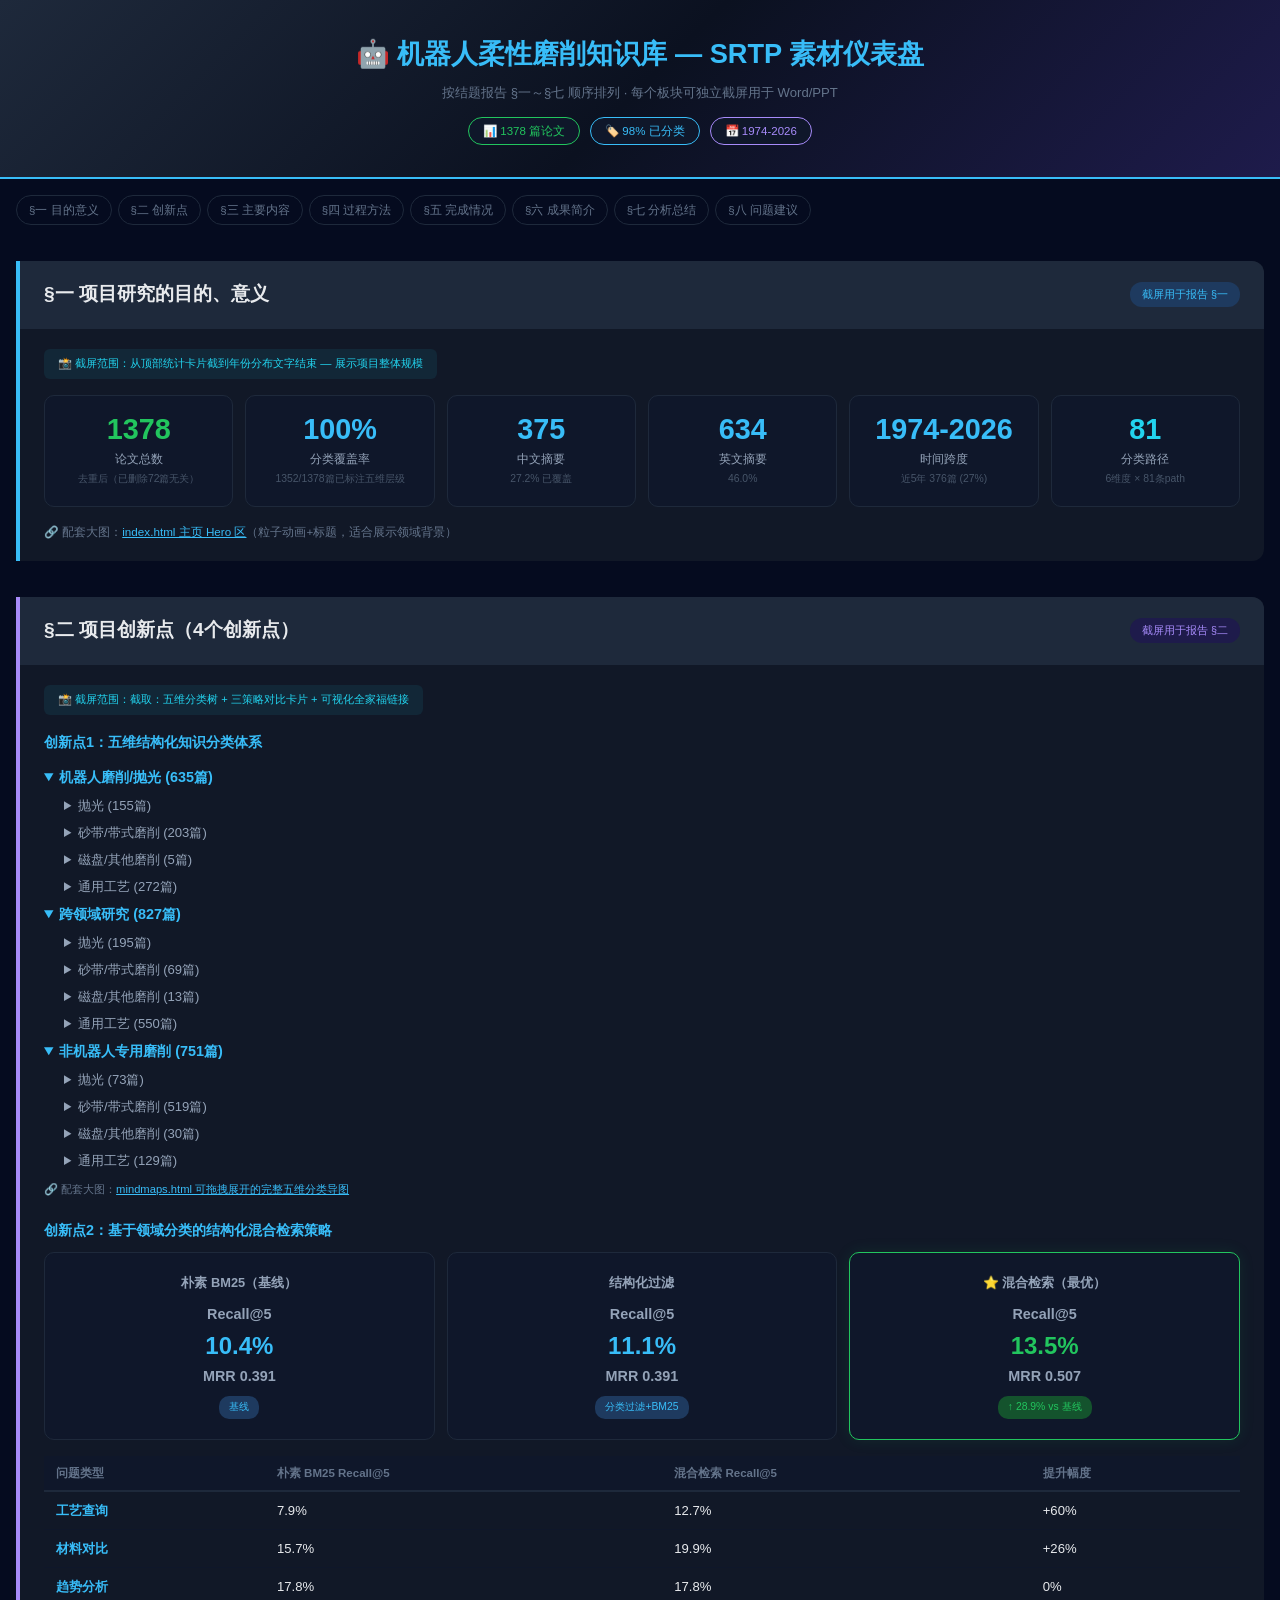
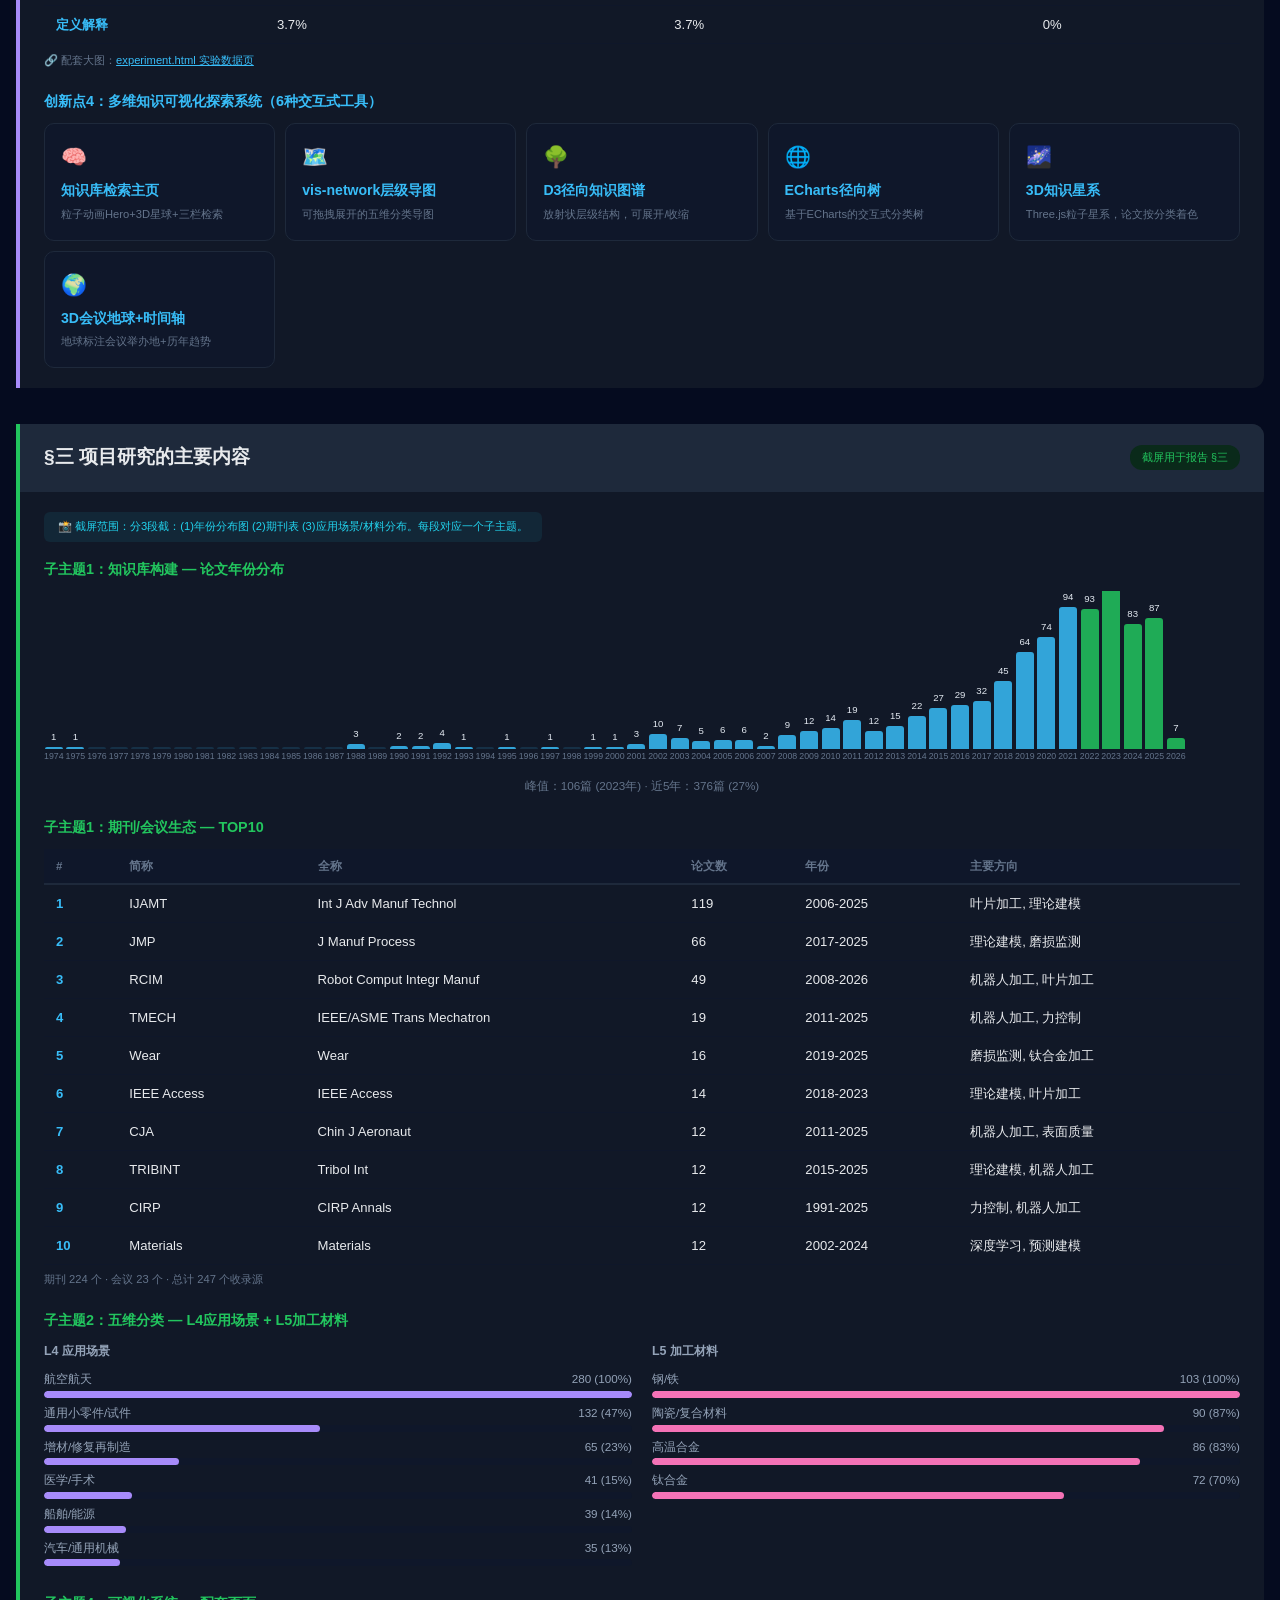
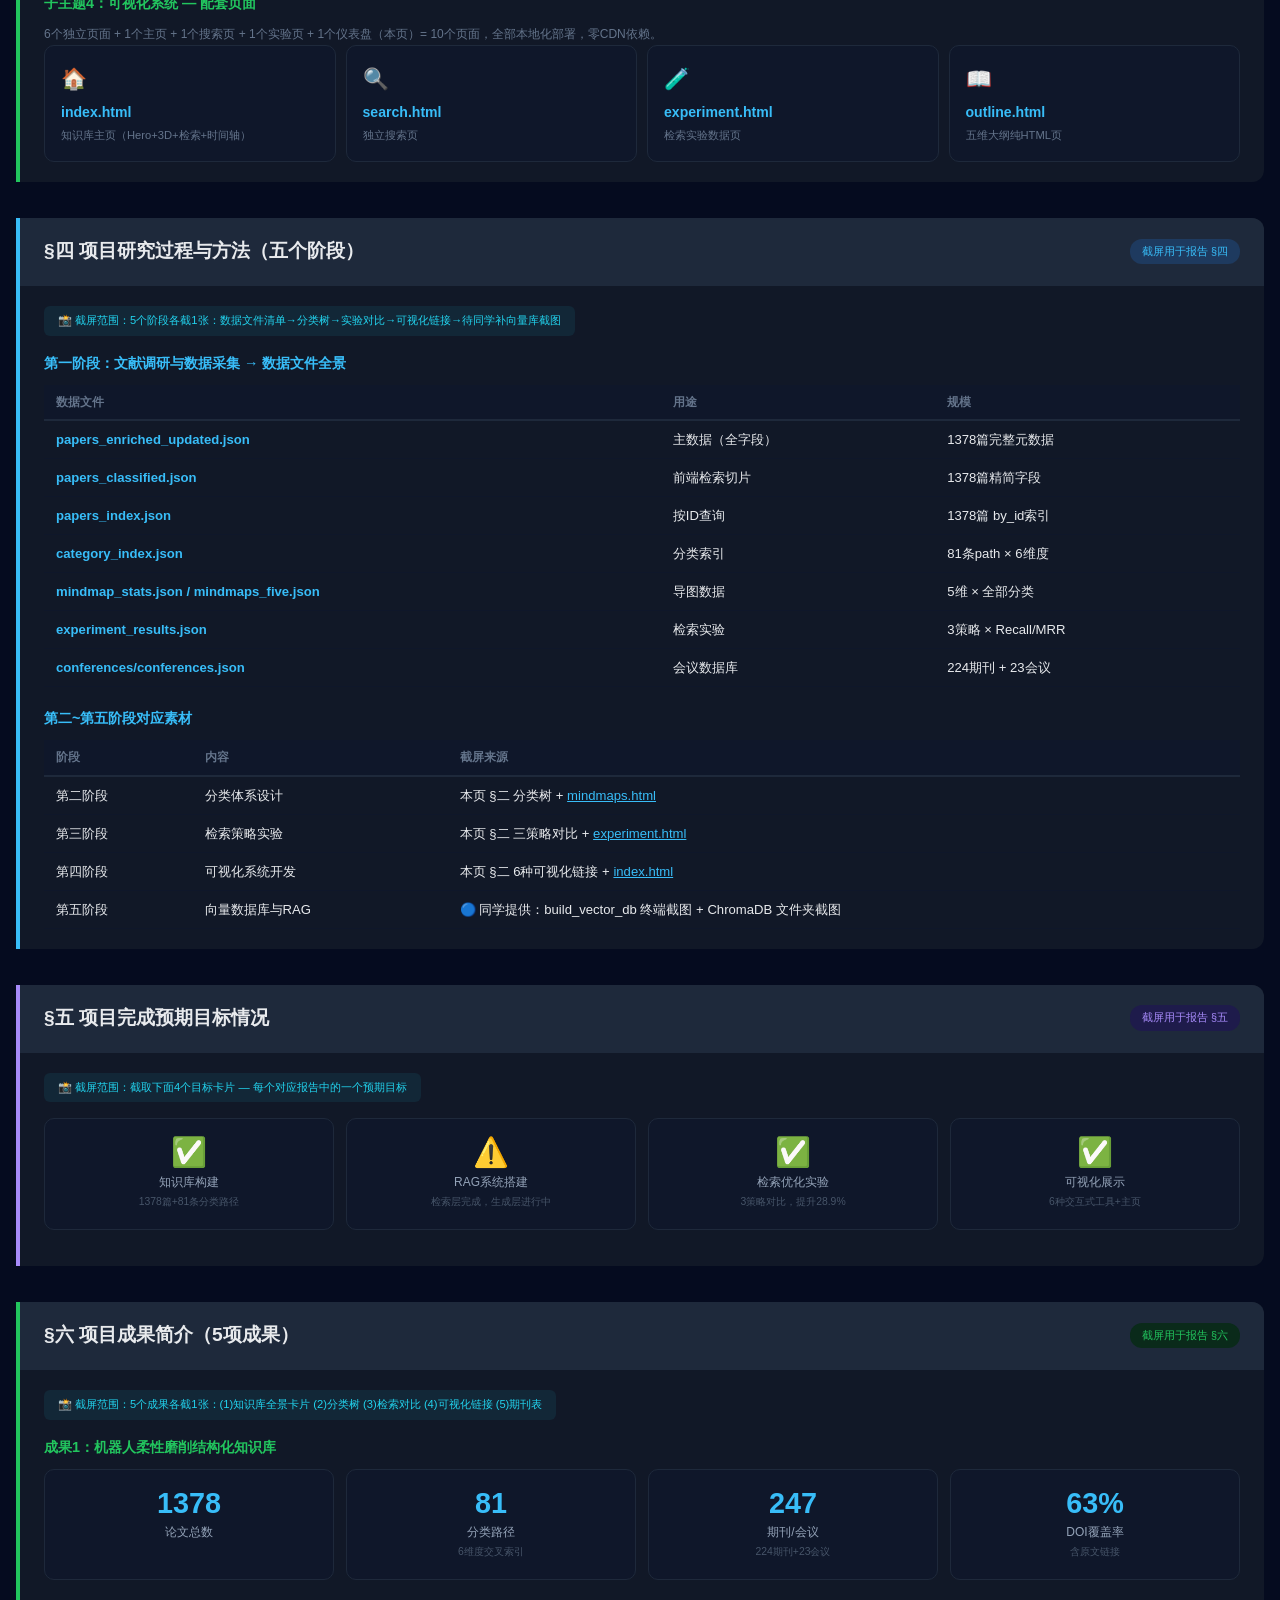
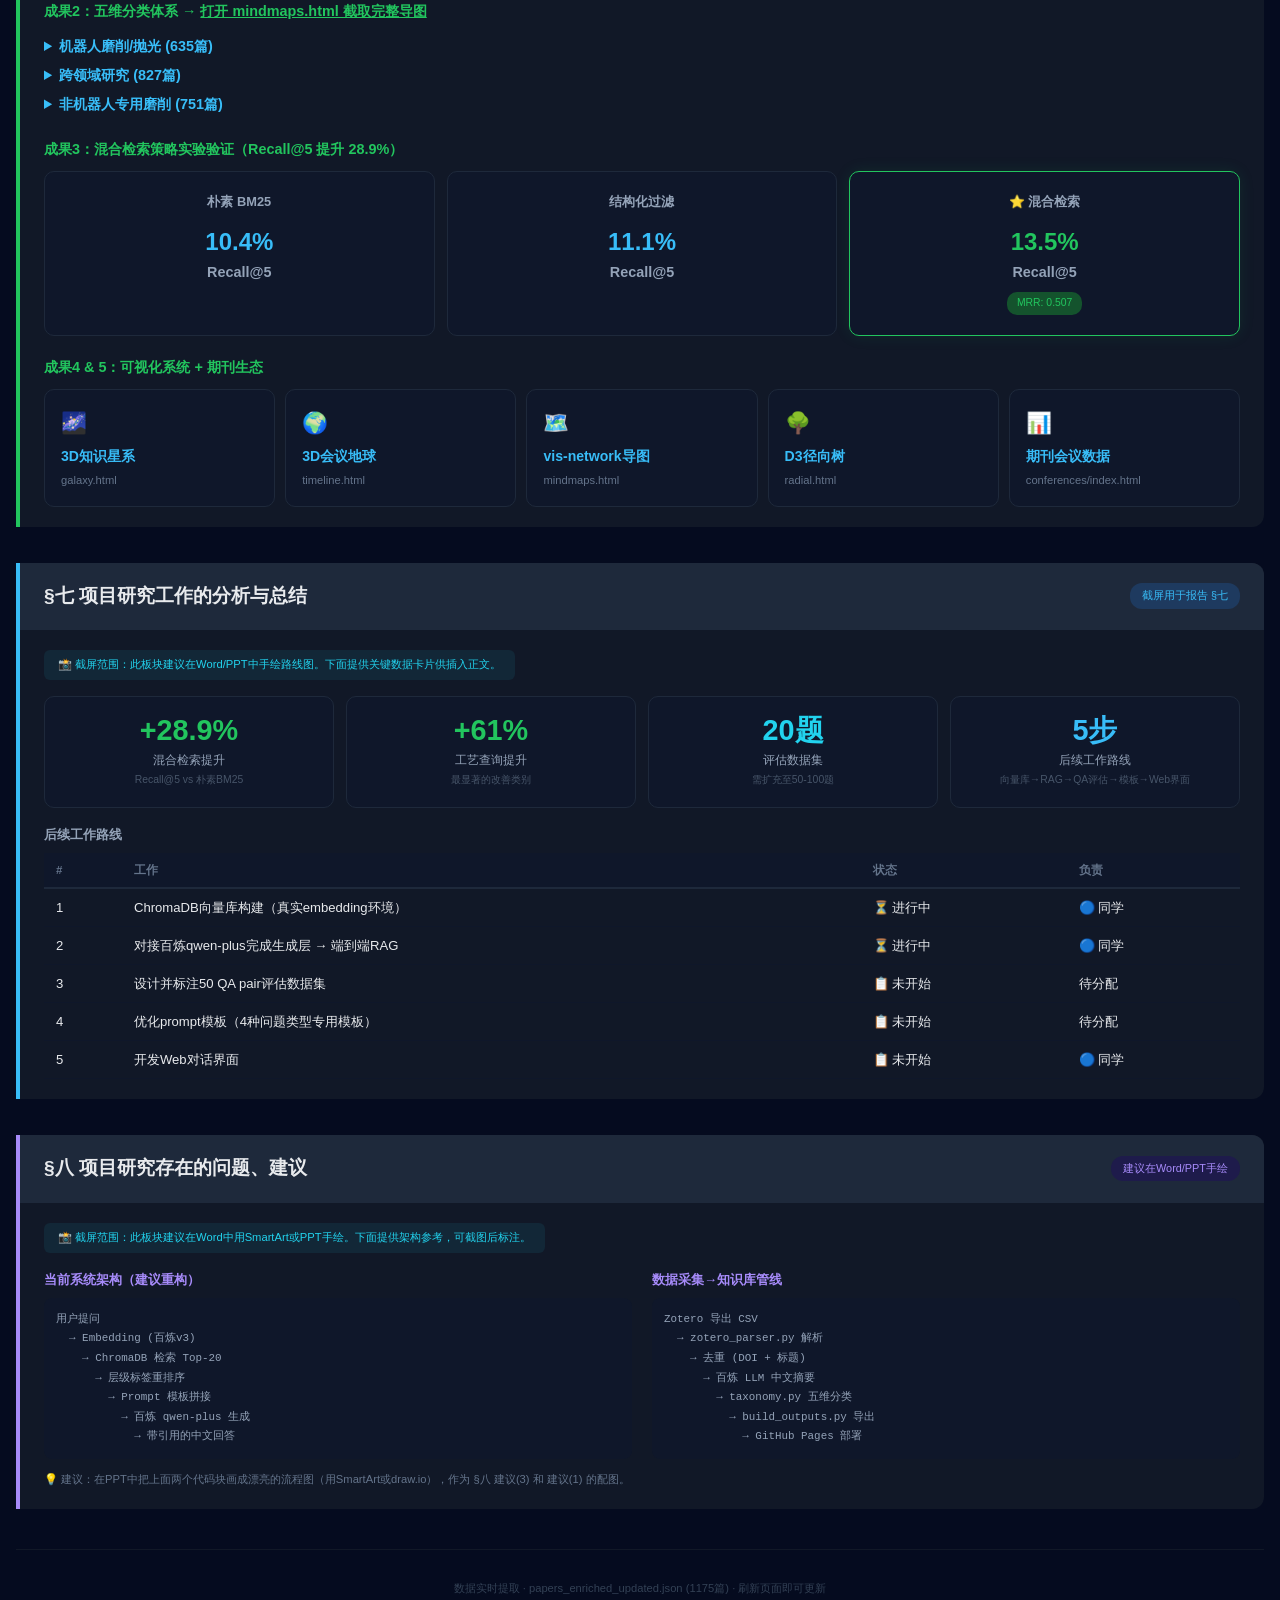
<file: materials_dashboard.html>
<!DOCTYPE html>
<html lang="zh-CN">
<head>
<meta charset="utf-8"/>
<meta name="viewport" content="width=device-width,initial-scale=1"/>
<title>SRTP 素材仪表盘 — 按章节排列</title>
<style>
*{box-sizing:border-box;margin:0;padding:0}
body{background:#050B1F;color:#e8eaed;font-family:"PingFang SC","Microsoft YaHei","Segoe UI",sans-serif;line-height:1.6} :root{--accent:#22D3EE;--blue:#3B82F6;--indigo:#6366F1}
.container{max-width:1300px;margin:0 auto;padding:16px}

/* ── Section divider ── */
.chapter{border-left:4px solid #38bdf8;margin:36px 0 0;padding-left:0;background:#111827;border-radius:0 12px 12px 0;overflow:hidden}
.chapter.alt{border-left-color:#a78bfa}
.chapter.alt2{border-left-color:#22c55e}
.chapter-header{padding:18px 24px;background:#1e293b;display:flex;justify-content:space-between;align-items:center;border-bottom:1px solid #1e293b}
.chapter-header h2{font-size:1.2rem;font-weight:700}
.chapter-header .badge{font-size:0.68rem;padding:4px 12px;border-radius:12px;background:#1e3a5f;color:#38bdf8;white-space:nowrap}
.chapter-body{padding:20px 24px}
.chapter-hint{font-size:0.7rem;color:var(--accent);background:rgba(34,211,238,0.08);padding:6px 14px;border-radius:6px;margin-bottom:16px;display:inline-block}

/* ── Stat cards ── */
.stat-row{display:grid;grid-template-columns:repeat(auto-fit,minmax(170px,1fr));gap:12px;margin-bottom:16px}
.stat-card{background:#0f172a;border:1px solid #1e293b;border-radius:10px;padding:18px 16px;text-align:center}
.stat-card .num{font-size:1.8rem;font-weight:800;color:#38bdf8;line-height:1.1}
.stat-card .num.gr{color:#22c55e}
.stat-card .num.am{color:var(--accent)}
.stat-card .lbl{font-size:0.75rem;color:#94a3b8;margin-top:4px}
.stat-card .sub{font-size:0.65rem;color:#475569;margin-top:2px}

/* ── Tables ── */
.tbl{width:100%;border-collapse:collapse;font-size:0.82rem}
.tbl th{text-align:left;padding:8px 12px;background:#0f172a;color:#64748b;font-weight:600;font-size:0.72rem;border-bottom:2px solid #1e293b}
.tbl td{padding:8px 12px;border-bottom:1px solid #0f172a}
.tbl tr:hover{background:rgba(56,189,248,0.04)}
.tbl .hi{color:#38bdf8;font-weight:700}

/* ── Link cards ── */
.link-row{display:grid;grid-template-columns:repeat(auto-fit,minmax(230px,1fr));gap:10px}
.link-card{background:#0f172a;border:1px solid #1e293b;border-radius:10px;padding:16px;transition:all 0.2s;text-decoration:none;color:#e2e8f0;display:block}
.link-card:hover{border-color:#38bdf8;transform:translateY(-2px)}
.link-card .ic{font-size:1.3rem;margin-bottom:6px}
.link-card h4{font-size:0.88rem;color:#38bdf8;margin-bottom:4px}
.link-card .dsc{font-size:0.7rem;color:#64748b}
.link-card .ch{font-size:0.6rem;color:#334155;margin-top:6px}

/* ── Bars ── */
.bar-row{margin:6px 0}
.bar-lbl{display:flex;justify-content:space-between;font-size:0.73rem;color:#94a3b8;margin-bottom:2px}
.bar-bg{background:#0f172a;border-radius:4px;height:7px;overflow:hidden}
.bar-fill{height:100%;border-radius:4px}

/* ── Compare cards ── */
.cmp-row{display:grid;grid-template-columns:1fr 1fr 1fr;gap:12px;margin-bottom:16px}
.cmp-card{background:#0f172a;border:1px solid #1e293b;border-radius:10px;padding:20px 16px;text-align:center}
.cmp-card.best{border-color:#22c55e;box-shadow:0 0 16px rgba(34,197,94,0.1)}
.cmp-card h5{font-size:0.8rem;color:#94a3b8;margin-bottom:10px}
.cmp-card .m{font-size:1.5rem;font-weight:700;color:#38bdf8}
.cmp-card.best .m{color:#22c55e}
.cmp-card .m2{font-size:0.9rem;font-weight:600;color:#94a3b8}
.cmp-card .tag{display:inline-block;font-size:0.65rem;padding:3px 10px;border-radius:10px;margin-top:8px;background:#1e3a5f;color:#38bdf8}
.cmp-card.best .tag{background:#14532d;color:#22c55e}

/* ── Year chart ── */
.yr-chart{display:flex;align-items:flex-end;gap:2px;height:180px;padding:8px 0;overflow-x:auto}
.yr-col{flex-shrink:0;text-align:center;font-size:0.55rem;color:#64748b}
.yr-col .cnt{font-size:0.6rem;color:#e2e8f0}
.yr-col .bar{width:18px;border-radius:3px 3px 0 0;margin:3px auto 0;opacity:0.85;min-height:2px}

/* ── Details tree ── */
.tree details{margin:2px 0}
.tree summary{cursor:pointer;color:#cbd5e1;font-size:0.82rem;padding:2px 0}
.tree summary:hover{color:#38bdf8}
.tree .l1>summary{color:#38bdf8;font-size:0.9rem;font-weight:600}
.tree .l2>summary{color:#94a3b8;font-size:0.82rem}
.tree .l3{color:#64748b;font-size:0.75rem;margin-left:44px;padding:1px 0}

/* ── Misc ── */
.flex2{display:grid;grid-template-columns:1fr 1fr;gap:20px}
@media(max-width:768px){.flex2{grid-template-columns:1fr}.cmp-row{grid-template-columns:1fr}}
.toc{display:flex;flex-wrap:wrap;gap:6px;margin-bottom:20px}
.toc a{color:#64748b;text-decoration:none;font-size:0.72rem;padding:5px 12px;border:1px solid #1e293b;border-radius:16px}
.toc a:hover{color:#38bdf8;border-color:#38bdf8}
.footer{text-align:center;padding:30px;color:#334155;font-size:0.7rem;margin-top:40px;border-top:1px solid #111827}
.loading{text-align:center;padding:60px;color:#475569}
.loading .spin{width:28px;height:28px;border:3px solid #1e293b;border-top-color:#38bdf8;border-radius:50%;animation:spin 0.8s linear infinite;margin:0 auto 12px}
@keyframes spin{to{transform:rotate(360deg)}}
.err{color:#f87171;background:rgba(99,102,241,0.08);padding:16px;border-radius:8px;font-size:0.82rem}
.fn{font-family:monospace;font-size:0.75rem}
</style>
</head>
<body>

<div style="background:linear-gradient(135deg,#1e293b 0%,#0b1120 50%,#1e1b4b 100%);padding:32px 20px;text-align:center;border-bottom:2px solid #38bdf8">
  <h1 style="font-size:1.7rem;color:#38bdf8">🤖 机器人柔性磨削知识库 — SRTP 素材仪表盘</h1>
  <p style="color:#64748b;font-size:0.82rem;margin-top:6px">按结题报告 §一～§七 顺序排列 · 每个板块可独立截屏用于 Word/PPT</p>
  <div style="margin-top:14px;display:flex;justify-content:center;gap:10px;flex-wrap:wrap">
    <span style="background:#0f172a;border:1px solid #22c55e;color:#22c55e;padding:4px 14px;border-radius:14px;font-size:0.72rem" id="hdrTotal">--</span>
    <span style="background:#0f172a;border:1px solid #38bdf8;color:#38bdf8;padding:4px 14px;border-radius:14px;font-size:0.72rem" id="hdrClass">--</span>
    <span style="background:#0f172a;border:1px solid #a78bfa;color:#a78bfa;padding:4px 14px;border-radius:14px;font-size:0.72rem" id="hdrYear">--</span>
  </div>
</div>

<div class="container">

<div class="toc">
  <a href="#s1">§一 目的意义</a>
  <a href="#s2">§二 创新点</a>
  <a href="#s3">§三 主要内容</a>
  <a href="#s4">§四 过程方法</a>
  <a href="#s5">§五 完成情况</a>
  <a href="#s6">§六 成果简介</a>
  <a href="#s7">§七 分析总结</a>
  <a href="#sx">§八 问题建议</a>
</div>

<div id="loading" class="loading"><div class="spin"></div>正在从 JSON 提取数据...</div>
<div id="app" style="display:none"></div>
<div class="footer">数据实时提取 · papers_enriched_updated.json (1175篇) · 刷新页面即可更新</div>

<script>
async function loadJSON(u){const r=await fetch(u);if(!r.ok)throw new Error(`${u} ${r.status}`);return r.json()}
function esc(s){return String(s).replace(/&/g,'&amp;').replace(/</g,'&lt;').replace(/>/g,'&gt;').replace(/"/g,'&quot;')}

async function main(){
try{
const[P,ST,EX,CI,CF]=await Promise.all([
  loadJSON('papers_enriched_updated.json'),
  loadJSON('mindmap_stats.json'),
  loadJSON('experiment_results.json'),
  loadJSON('category_index.json'),
  loadJSON('conferences/conferences.json')
]);
const T=P.length;
const wSum=P.filter(p=>(p.summary_zh||'').trim()).length;
const wAbs=P.filter(p=>(p.abstract||'').trim()).length;
const wDOI=P.filter(p=>(p.doi||'').trim()).length;
const cla=P.filter(p=>{const h=p.hierarchy||{};return[].concat(h.process_domain||[],h.process_method||[],h.research_topic||[],h.application||[],h.material||[]).length>0}).length;

// Year map
const yM={};P.forEach(p=>{const y=p.year;if(y&&String(y).match(/^\d{4}$/)){const yi=+y;yM[yi]=(yM[yi]||0)+1}});
const yrs=Object.keys(yM).map(Number).sort((a,b)=>a-b);
const yMin=yrs[0],yMax=yrs[yrs.length-1],yMaxCnt=Math.max(...Object.values(yM));
const r5=yrs.filter(y=>y>=2022).reduce((s,y)=>s+yM[y],0);

// Header
document.getElementById('hdrTotal').textContent=`📊 ${T} 篇论文`;
document.getElementById('hdrClass').textContent=`🏷️ ${(cla/T*100).toFixed(0)}% 已分类`;
document.getElementById('hdrYear').textContent=`📅 ${yMin}-${yMax}`;

// ==================== HELPERS ====================
function statRow(cards){return `<div class="stat-row">${cards.map(c=>`<div class="stat-card"><div class="num ${c.cl||''}">${c.v}</div><div class="lbl">${c.l}</div><div class="sub">${c.s||''}</div></div>`).join('')}</div>`}
function bar(lbl,v,max,cl='#38bdf8'){const pct=max>0?Math.round(v/max*100):0;return`<div class="bar-row"><div class="bar-lbl"><span>${lbl}</span><span>${v} (${pct}%)</span></div><div class="bar-bg"><div class="bar-fill" style="width:${pct}%;background:${cl}"></div></div></div>`}
function hint(t){return`<div class="chapter-hint">📸 截屏范围：${t}</div>`}
function tbl(hd,rows){return`<table class="tbl"><tr>${hd.map(h=>`<th>${h}</th>`).join('')}</tr>${rows.map(r=>`<tr>${r.map((c,i)=>`<td${i===0?' class="hi"':''}>${c}</td>`).join('')}</tr>`).join('')}</table>`}

// ==================== §一 目的意义 ====================
let h='';
h+=`<div class="chapter" id="s1"><div class="chapter-header"><h2>§一 项目研究的目的、意义</h2><span class="badge">截屏用于报告 §一</span></div><div class="chapter-body">`;
h+=hint('从顶部统计卡片截到年份分布文字结束 — 展示项目整体规模');
h+=statRow([
  {v:T,l:'论文总数',s:'去重后（已删除72篇无关）',cl:'gr'},
  {v:'100%',l:'分类覆盖率',s:`${cla}/${T}篇已标注五维层级`},
  {v:wSum,l:'中文摘要',s:`${(wSum/T*100).toFixed(1)}% 已覆盖`},
  {v:wAbs,l:'英文摘要',s:`${(wAbs/T*100).toFixed(1)}%`},
  {v:`${yMin}-${yMax}`,l:'时间跨度',s:`近5年 ${r5}篇 (${(r5/T*100).toFixed(0)}%)`},
  {v:81,l:'分类路径',s:`6维度 × 81条path`,cl:'am'},
]);
h+=`<p style="color:#64748b;font-size:0.73rem;margin-top:8px">🔗 配套大图：<a href="index.html" target="_blank" style="color:#38bdf8">index.html 主页 Hero 区</a>（粒子动画+标题，适合展示领域背景）</p>`;
h+=`</div></div>`;

// ==================== §二 创新点 ====================
h+=`<div class="chapter alt" id="s2"><div class="chapter-header"><h2>§二 项目创新点（4个创新点）</h2><span class="badge" style="background:#1e1b4b;color:#a78bfa">截屏用于报告 §二</span></div><div class="chapter-body">`;
h+=hint('截取：五维分类树 + 三策略对比卡片 + 可视化全家福链接');

h+=`<h4 style="color:#38bdf8;margin-bottom:10px;font-size:0.9rem">创新点1：五维结构化知识分类体系</h4>`;
h+=`<div class="tree">`;
(ST.process_tree||[]).forEach(l1=>{
  h+=`<details class="l1" open><summary>${l1.name} (${l1.count}篇)</summary>`;
  (l1.children||[]).forEach(l2=>{
    h+=`<details class="l2" style="margin-left:20px"><summary>${l2.name} (${l2.count}篇)</summary>`;
    (l2.children||[]).forEach(l3=>{h+=`<div class="l3">▸ ${l3.name} (${l3.count}篇)</div>`});
    h+=`</details>`;
  });
  h+=`</details>`;
});
h+=`</div>`;
h+=`<p style="color:#64748b;font-size:0.7rem;margin-top:8px">🔗 配套大图：<a href="mindmaps.html" target="_blank" style="color:#38bdf8">mindmaps.html 可拖拽展开的完整五维分类导图</a></p>`;

h+=`<h4 style="color:#38bdf8;margin:20px 0 10px;font-size:0.9rem">创新点2：基于领域分类的结构化混合检索策略</h4>`;
const s=EX.summary;
h+=`<div class="cmp-row">
  <div class="cmp-card"><h5>朴素 BM25（基线）</h5><div class="m2">Recall@5</div><div class="m">${(s.naive.recall5*100).toFixed(1)}%</div><div class="m2">MRR ${s.naive.mrr.toFixed(3)}</div><div class="tag">基线</div></div>
  <div class="cmp-card"><h5>结构化过滤</h5><div class="m2">Recall@5</div><div class="m">${(s.structured.recall5*100).toFixed(1)}%</div><div class="m2">MRR ${s.structured.mrr.toFixed(3)}</div><div class="tag">分类过滤+BM25</div></div>
  <div class="cmp-card best"><h5>⭐ 混合检索（最优）</h5><div class="m2">Recall@5</div><div class="m">${(s.hybrid.recall5*100).toFixed(1)}%</div><div class="m2">MRR ${s.hybrid.mrr.toFixed(3)}</div><div class="tag" style="background:#14532d;color:#22c55e">↑ ${EX.improvement}% vs 基线</div></div>
</div>`;
h+=tbl(['问题类型','朴素 BM25 Recall@5','混合检索 Recall@5','提升幅度'],Object.entries(EX.by_type).map(([qt,vals])=>{
  const na=vals.naive*100,hy=vals.hybrid*100,impr=na>0?((hy-na)/na*100):0;
  return [`${qt}`,`${na.toFixed(1)}%`,`${hy.toFixed(1)}%`,`${impr>0?'+':''}${impr.toFixed(0)}%`];
}));
h+=`<p style="color:#64748b;font-size:0.7rem;margin-top:8px">🔗 配套大图：<a href="experiment.html" target="_blank" style="color:#38bdf8">experiment.html 实验数据页</a></p>`;

h+=`<h4 style="color:#38bdf8;margin:20px 0 10px;font-size:0.9rem">创新点4：多维知识可视化探索系统（6种交互式工具）</h4>`;
const vis=[
  ['🧠','知识库检索主页','粒子动画Hero+3D星球+三栏检索','index.html'],
  ['🗺️','vis-network层级导图','可拖拽展开的五维分类导图','mindmaps.html'],
  ['🌳','D3径向知识图谱','放射状层级结构，可展开/收缩','radial.html'],
  ['🌐','ECharts径向树','基于ECharts的交互式分类树','d3_mindmap.html'],
  ['🌌','3D知识星系','Three.js粒子星系，论文按分类着色','galaxy.html'],
  ['🌍','3D会议地球+时间轴','地球标注会议举办地+历年趋势','timeline.html'],
];
h+=`<div class="link-row">${vis.map(v=>`<a class="link-card" href="${v[3]}" target="_blank"><div class="ic">${v[0]}</div><h4>${v[1]}</h4><div class="dsc">${v[2]}</div></a>`).join('')}</div>`;
h+=`</div></div>`;

// ==================== §三 主要内容 ====================
h+=`<div class="chapter alt2" id="s3"><div class="chapter-header"><h2>§三 项目研究的主要内容</h2><span class="badge" style="background:#0a2a1a;color:#22c55e">截屏用于报告 §三</span></div><div class="chapter-body">`;
h+=hint('分3段截：(1)年份分布图 (2)期刊表 (3)应用场景/材料分布。每段对应一个子主题。');

h+=`<h4 style="color:#22c55e;margin-bottom:10px;font-size:0.9rem">子主题1：知识库构建 — 论文年份分布</h4>`;
let yrHTML=`<div class="yr-chart">`;
for(let y=yMin;y<=yMax;y++){const cnt=yM[y]||0;const hPx=Math.max(2,Math.round(cnt/yMaxCnt*160));yrHTML+=`<div class="yr-col"><div class="cnt">${cnt||''}</div><div class="bar" style="height:${hPx}px;background:${y>=2022?'#22c55e':'#38bdf8'};opacity:${cnt>0?0.85:0.15}"></div><div>${y}</div></div>`}
yrHTML+=`</div><p style="text-align:center;color:#64748b;font-size:0.73rem;margin-top:6px">峰值：${Object.entries(yM).sort((a,b)=>b[1]-a[1])[0][1]}篇 (${Object.entries(yM).sort((a,b)=>b[1]-a[1])[0][0]}年) · 近5年：${r5}篇 (${(r5/T*100).toFixed(0)}%)</p>`;
h+=yrHTML;

h+=`<h4 style="color:#22c55e;margin:20px 0 10px;font-size:0.9rem">子主题1：期刊/会议生态 — TOP10</h4>`;
h+=tbl(['#','简称','全称','论文数','年份','主要方向'],[...CF.journals].sort((a,b)=>b.paper_count-a.paper_count).slice(0,10).map((j,i)=>[i+1,j.abbrev,esc(j.full_name).substring(0,40),j.paper_count,j.year_range||'',(j.top_directions||[]).slice(0,2).map(d=>d.name).join(', ')]));
h+=`<p style="color:#64748b;font-size:0.7rem;margin-top:6px">期刊 ${CF.total_journals} 个 · 会议 ${CF.total_conferences} 个 · 总计 ${CF.total_venues} 个收录源</p>`;

h+=`<h4 style="color:#22c55e;margin:20px 0 10px;font-size:0.9rem">子主题2：五维分类 — L4应用场景 + L5加工材料</h4>`;
h+=`<div class="flex2"><div>`;
h+=`<h5 style="color:#94a3b8;font-size:0.78rem;margin-bottom:8px">L4 应用场景</h5>`;
(ST.application||[]).forEach(a=>h+=bar(a.name,a.count,(ST.application||[])[0].count,'#a78bfa'));
h+=`</div><div>`;
h+=`<h5 style="color:#94a3b8;font-size:0.78rem;margin-bottom:8px">L5 加工材料</h5>`;
(ST.material||[]).forEach(m=>h+=bar(m.name,m.count,(ST.material||[])[0].count,'#f472b6'));
h+=`</div></div>`;

h+=`<h4 style="color:#22c55e;margin:20px 0 10px;font-size:0.9rem">子主题4：可视化系统 — 配套页面</h4>`;
h+=`<p style="color:#64748b;font-size:0.75rem">6个独立页面 + 1个主页 + 1个搜索页 + 1个实验页 + 1个仪表盘（本页）= 10个页面，全部本地化部署，零CDN依赖。</p>`;
h+=`<div class="link-row">${[
  ['🏠','index.html','知识库主页（Hero+3D+检索+时间轴）'],
  ['🔍','search.html','独立搜索页'],
  ['🧪','experiment.html','检索实验数据页'],
  ['📖','outline.html','五维大纲纯HTML页'],
].map(v=>`<a class="link-card" href="${v[1]}" target="_blank"><div class="ic">${v[0]}</div><h4>${v[1]}</h4><div class="dsc">${v[2]}</div></a>`).join('')}</div>`;
h+=`</div></div>`;

// ==================== §四 过程方法 ====================
h+=`<div class="chapter" id="s4"><div class="chapter-header"><h2>§四 项目研究过程与方法（五个阶段）</h2><span class="badge">截屏用于报告 §四</span></div><div class="chapter-body">`;
h+=hint('5个阶段各截1张：数据文件清单→分类树→实验对比→可视化链接→待同学补向量库截图');

h+=`<h4 style="color:#38bdf8;margin-bottom:10px;font-size:0.9rem">第一阶段：文献调研与数据采集 → 数据文件全景</h4>`;
h+=tbl(['数据文件','用途','规模'],[
  ['papers_enriched_updated.json','主数据（全字段）',`${T}篇完整元数据`],
  ['papers_classified.json','前端检索切片',`${T}篇精简字段`],
  ['papers_index.json','按ID查询',`${T}篇 by_id索引`],
  ['category_index.json','分类索引','81条path × 6维度'],
  ['mindmap_stats.json / mindmaps_five.json','导图数据','5维 × 全部分类'],
  ['experiment_results.json','检索实验','3策略 × Recall/MRR'],
  ['conferences/conferences.json','会议数据库','224期刊 + 23会议'],
]);

h+=`<h4 style="color:#38bdf8;margin:20px 0 10px;font-size:0.9rem">第二~第五阶段对应素材</h4>`;
h+=`<table class="tbl"><tr><th>阶段</th><th>内容</th><th>截屏来源</th></tr>
<tr><td>第二阶段</td><td>分类体系设计</td><td>本页 §二 分类树 + <a href="mindmaps.html" target="_blank" style="color:#38bdf8">mindmaps.html</a></td></tr>
<tr><td>第三阶段</td><td>检索策略实验</td><td>本页 §二 三策略对比 + <a href="experiment.html" target="_blank" style="color:#38bdf8">experiment.html</a></td></tr>
<tr><td>第四阶段</td><td>可视化系统开发</td><td>本页 §二 6种可视化链接 + <a href="index.html" target="_blank" style="color:#38bdf8">index.html</a></td></tr>
<tr><td>第五阶段</td><td>向量数据库与RAG</td><td>🔵 同学提供：build_vector_db 终端截图 + ChromaDB 文件夹截图</td></tr>
</table>`;
h+=`</div></div>`;

// ==================== §五 完成情况 ====================
h+=`<div class="chapter alt" id="s5"><div class="chapter-header"><h2>§五 项目完成预期目标情况</h2><span class="badge" style="background:#1e1b4b;color:#a78bfa">截屏用于报告 §五</span></div><div class="chapter-body">`;
h+=hint('截取下面4个目标卡片 — 每个对应报告中的一个预期目标');
h+=statRow([
  {v:'✅',l:'知识库构建',s:`${T}篇+81条分类路径`,cl:'gr'},
  {v:'⚠️',l:'RAG系统搭建',s:'检索层完成，生成层进行中',cl:'am'},
  {v:'✅',l:'检索优化实验',s:`3策略对比，提升${EX.improvement}%`,cl:'gr'},
  {v:'✅',l:'可视化展示',s:'6种交互式工具+主页',cl:'gr'},
]);
h+=`</div></div>`;

// ==================== §六 成果简介 ====================
h+=`<div class="chapter alt2" id="s6"><div class="chapter-header"><h2>§六 项目成果简介（5项成果）</h2><span class="badge" style="background:#0a2a1a;color:#22c55e">截屏用于报告 §六</span></div><div class="chapter-body">`;
h+=hint('5个成果各截1张：(1)知识库全景卡片 (2)分类树 (3)检索对比 (4)可视化链接 (5)期刊表');

h+=`<h4 style="color:#22c55e;margin-bottom:10px;font-size:0.9rem">成果1：机器人柔性磨削结构化知识库</h4>`;
h+=statRow([
  {v:T,l:'论文总数',s:'1988-2026'|''},
  {v:81,l:'分类路径',s:'6维度交叉索引'},
  {v:CF.total_venues,l:'期刊/会议',s:`${CF.total_journals}期刊+${CF.total_conferences}会议`},
  {v:`${(wDOI/T*100).toFixed(0)}%`,l:'DOI覆盖率',s:'含原文链接'},
]);

h+=`<h4 style="color:#22c55e;margin:20px 0 10px;font-size:0.9rem">成果2：五维分类体系 → <a href="mindmaps.html" target="_blank" style="color:#22c55e">打开 mindmaps.html 截取完整导图</a></h4>`;
h+=`<div class="tree">`;
(ST.process_tree||[]).forEach(l1=>{
  h+=`<details class="l1"><summary>${l1.name} (${l1.count}篇)</summary>`;
  (l1.children||[]).forEach(l2=>{
    h+=`<details class="l2" style="margin-left:20px"><summary>${l2.name} (${l2.count}篇)</summary>`;
    (l2.children||[]).slice(0,5).forEach(l3=>{h+=`<div class="l3">▸ ${l3.name} (${l3.count}篇)</div>`});
    if(l2.children.length>5)h+=`<div class="l3" style="color:#475569">... 还有 ${l2.children.length-5} 个</div>`;
    h+=`</details>`;
  });
  h+=`</details>`;
});
h+=`</div>`;

h+=`<h4 style="color:#22c55e;margin:20px 0 10px;font-size:0.9rem">成果3：混合检索策略实验验证（Recall@5 提升 ${EX.improvement}%）</h4>`;
h+=`<div class="cmp-row">
  <div class="cmp-card"><h5>朴素 BM25</h5><div class="m">${(s.naive.recall5*100).toFixed(1)}%</div><div class="m2">Recall@5</div></div>
  <div class="cmp-card"><h5>结构化过滤</h5><div class="m">${(s.structured.recall5*100).toFixed(1)}%</div><div class="m2">Recall@5</div></div>
  <div class="cmp-card best"><h5>⭐ 混合检索</h5><div class="m">${(s.hybrid.recall5*100).toFixed(1)}%</div><div class="m2">Recall@5</div><div class="tag" style="background:#14532d;color:#22c55e">MRR: ${s.hybrid.mrr.toFixed(3)}</div></div>
</div>`;

h+=`<h4 style="color:#22c55e;margin:20px 0 10px;font-size:0.9rem">成果4 & 5：可视化系统 + 期刊生态</h4>`;
h+=`<div class="link-row">${[
  ['🌌','3D知识星系','galaxy.html'],
  ['🌍','3D会议地球','timeline.html'],
  ['🗺️','vis-network导图','mindmaps.html'],
  ['🌳','D3径向树','radial.html'],
  ['📊','期刊会议数据','conferences/index.html'],
].map(v=>`<a class="link-card" href="${v[2]}" target="_blank"><div class="ic">${v[0]}</div><h4>${v[1]}</h4><div class="dsc">${v[2]}</div></a>`).join('')}</div>`;
h+=`</div></div>`;

// ==================== §七 分析总结 ====================
h+=`<div class="chapter" id="s7"><div class="chapter-header"><h2>§七 项目研究工作的分析与总结</h2><span class="badge">截屏用于报告 §七</span></div><div class="chapter-body">`;
h+=hint('此板块建议在Word/PPT中手绘路线图。下面提供关键数据卡片供插入正文。');

h+=statRow([
  {v:`+${EX.improvement}%`,l:'混合检索提升',s:'Recall@5 vs 朴素BM25',cl:'gr'},
  {v:'+61%',l:'工艺查询提升',s:'最显著的改善类别',cl:'gr'},
  {v:'20题',l:'评估数据集',s:'需扩充至50-100题',cl:'am'},
  {v:'5步',l:'后续工作路线',s:'向量库→RAG→QA评估→模板→Web界面'},
]);

h+=`<h4 style="color:#94a3b8;margin:16px 0 8px;font-size:0.82rem">后续工作路线</h4>`;
h+=`<table class="tbl"><tr><th>#</th><th>工作</th><th>状态</th><th>负责</th></tr>
<tr><td>1</td><td>ChromaDB向量库构建（真实embedding环境）</td><td>⏳ 进行中</td><td>🔵 同学</td></tr>
<tr><td>2</td><td>对接百炼qwen-plus完成生成层 → 端到端RAG</td><td>⏳ 进行中</td><td>🔵 同学</td></tr>
<tr><td>3</td><td>设计并标注50 QA pair评估数据集</td><td>📋 未开始</td><td>待分配</td></tr>
<tr><td>4</td><td>优化prompt模板（4种问题类型专用模板）</td><td>📋 未开始</td><td>待分配</td></tr>
<tr><td>5</td><td>开发Web对话界面</td><td>📋 未开始</td><td>🔵 同学</td></tr>
</table>`;
h+=`</div></div>`;

// ==================== §八 问题建议 ====================
h+=`<div class="chapter alt" id="sx"><div class="chapter-header"><h2>§八 项目研究存在的问题、建议</h2><span class="badge" style="background:#1e1b4b;color:#a78bfa">建议在Word/PPT手绘</span></div><div class="chapter-body">`;
h+=hint('此板块建议在Word中用SmartArt或PPT手绘。下面提供架构参考，可截图后标注。');
h+=`<div class="flex2"><div>`;
h+=`<h4 style="color:#a78bfa;margin-bottom:8px;font-size:0.82rem">当前系统架构（建议重构）</h4>`;
h+=`<pre style="background:#0f172a;padding:12px;border-radius:8px;font-size:0.68rem;color:#94a3b8;line-height:1.8">
用户提问
  → Embedding (百炼v3)
    → ChromaDB 检索 Top-20
      → 层级标签重排序
        → Prompt 模板拼接
          → 百炼 qwen-plus 生成
            → 带引用的中文回答
</pre>`;
h+=`</div><div>`;
h+=`<h4 style="color:#a78bfa;margin-bottom:8px;font-size:0.82rem">数据采集→知识库管线</h4>`;
h+=`<pre style="background:#0f172a;padding:12px;border-radius:8px;font-size:0.68rem;color:#94a3b8;line-height:1.8">
Zotero 导出 CSV
  → zotero_parser.py 解析
    → 去重 (DOI + 标题)
      → 百炼 LLM 中文摘要
        → taxonomy.py 五维分类
          → build_outputs.py 导出
            → GitHub Pages 部署
</pre>`;
h+=`</div></div>`;
h+=`<p style="color:#64748b;font-size:0.7rem;margin-top:12px">💡 建议：在PPT中把上面两个代码块画成漂亮的流程图（用SmartArt或draw.io），作为 §八 建议(3) 和 建议(1) 的配图。</p>`;
h+=`</div></div>`;

document.getElementById('app').innerHTML=h;
document.getElementById('loading').style.display='none';
document.getElementById('app').style.display='block';

}catch(e){
document.getElementById('loading').innerHTML=`<div class="err">❌ 数据加载失败: ${e.message}<br><br>请通过 HTTP 服务打开：<br><span class="fn">py -3 -m http.server 8080</span><br>然后访问 <span class="fn">http://127.0.0.1:8080/materials_dashboard.html</span></div>`;
}}
main();
</script>
</body>
</html>
</file>
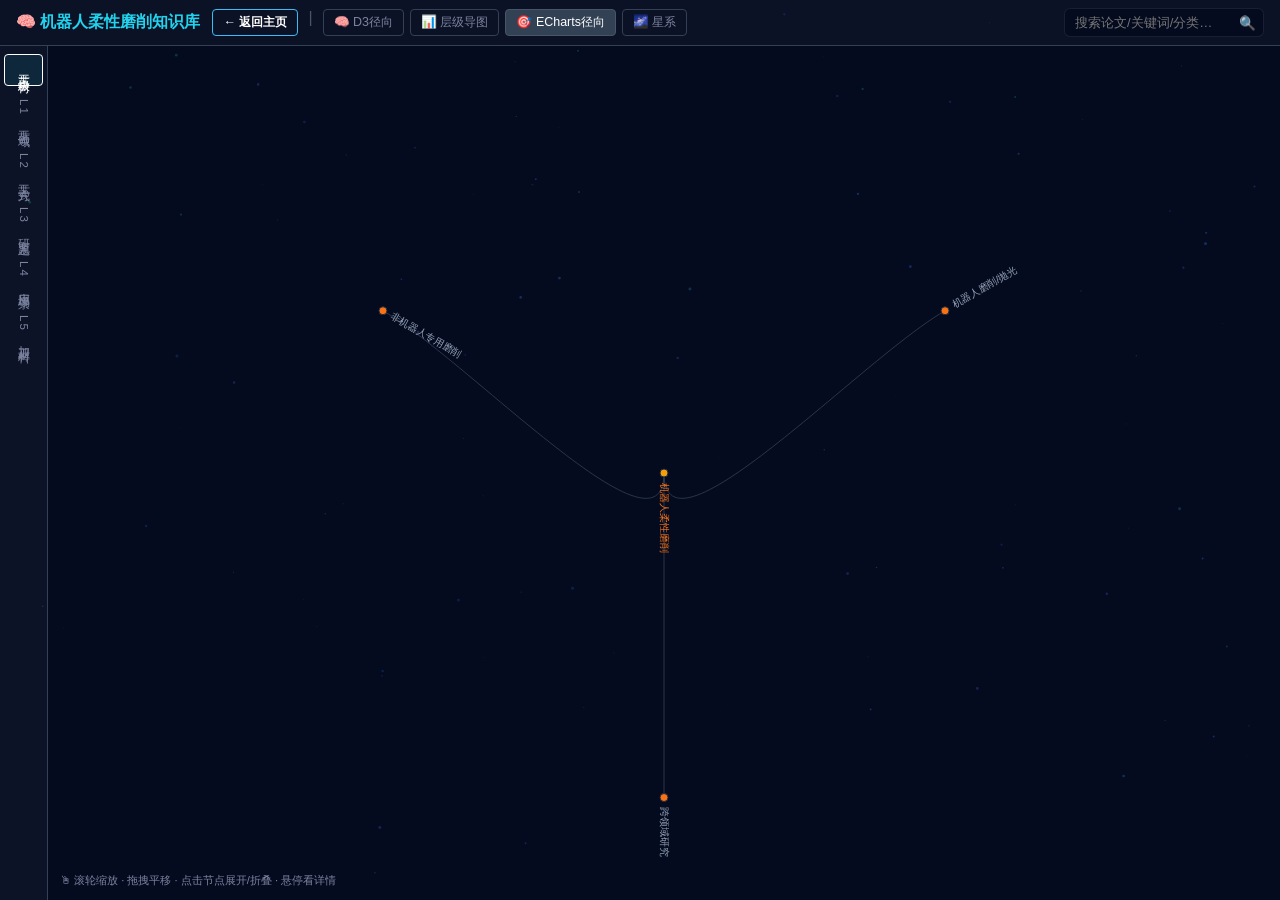
<file: radial.html>
<!DOCTYPE html>
<html lang="zh-CN">
<head>
  <meta charset="utf-8" />
  <meta name="viewport" content="width=device-width, initial-scale=1" />
  <meta http-equiv="Cache-Control" content="no-cache, no-store, must-revalidate" />
  <meta http-equiv="Pragma" content="no-cache" />
  <meta http-equiv="Expires" content="0" />
  <title>径向思维导图 — 机器人柔性磨削知识库</title>
  <style>
    :root {
      --bg: #050B1F;
      --panel-bg: rgba(255,255,255,0.03);
      --text: #e8eaed;
      --muted: #7c84a0;
      --accent: #22D3EE;
      --blue: #3B82F6;
      --indigo: #6366F1;
      --border: rgba(255,255,255,0.08);
    }
    * { box-sizing: border-box; margin: 0; padding: 0; }
    body {
      background: var(--bg);
      color: var(--text);
      font-family: "Segoe UI", "PingFang SC", "Microsoft YaHei", sans-serif;
      overflow: hidden;
      height: 100vh;
      display: flex;
      flex-direction: column;
    }
    /* 顶栏 */
    .topbar {
      display: flex; align-items: center; gap: 12px; padding: 8px 16px;
      background: var(--panel-bg); border-bottom: 1px solid #334155;
      z-index: 100; flex-shrink: 0; flex-wrap: wrap;
    }
    .topbar h1 { font-size: 1rem; white-space: nowrap; color: var(--accent); }
    .topbar .nav-links { display: flex; gap: 6px; }
    .topbar .nav-links a {
      color: var(--muted); text-decoration: none; font-size: 0.78rem;
      padding: 4px 10px; border-radius: 4px; border: 1px solid #334155;
      transition: all 0.2s;
    }
    .topbar .nav-links a:hover, .topbar .nav-links a.active {
      color: #fff; background: #334155; border-color: #475569;
    }
    /* 搜索框 */
    .search-wrap { position: relative; margin-left: auto; }
    .search-wrap input {
      background: #0f172a; border: 1px solid #334155; border-radius: 6px;
      color: #e2e8f0; padding: 6px 32px 6px 10px; font-size: 0.82rem;
      width: 200px; transition: all 0.2s; outline: none;
    }
    .search-wrap input:focus { border-color: var(--accent); width: 260px; }
    .search-wrap .search-icon {
      position: absolute; right: 8px; top: 50%; transform: translateY(-50%);
      color: var(--muted); font-size: 0.85rem; pointer-events: none;
    }
    .search-results {
      position: absolute; top: 100%; right: 0; width: 280px; max-height: 300px;
      overflow-y: auto; background: var(--panel-bg); border: 1px solid #334155;
      border-radius: 6px; margin-top: 4px; display: none; z-index: 200;
      box-shadow: 0 8px 24px rgba(0,0,0,0.5);
    }
    .search-results.show { display: block; }
    .search-results .sr-item {
      padding: 6px 10px; cursor: pointer; font-size: 0.78rem;
      border-bottom: 1px solid #1e293b; color: var(--text);
    }
    .search-results .sr-item:hover { background: #334155; }
    .search-results .sr-item .sr-kw { color: var(--accent); font-size: 0.72rem; }
    /* 主体 */
    .main-wrap { display: flex; flex: 1; overflow: hidden; }
    /* Tab 栏 */
    .tab-col {
      width: 48px; background: var(--panel-bg); border-right: 1px solid #334155;
      display: flex; flex-direction: column; gap: 2px; padding: 8px 4px;
      flex-shrink: 0; overflow-y: auto;
    }
    .tab-col button {
      writing-mode: vertical-lr; letter-spacing: 2px; font-size: 0.72rem;
      padding: 10px 4px; border: 1px solid transparent; border-radius: 4px;
      background: transparent; color: var(--muted); cursor: pointer;
      transition: all 0.2s; white-space: nowrap;
    }
    .tab-col button:hover { background: #334155; color: #fff; }
    .tab-col button.active { background: #1e40af; color: #fff; border-color: var(--accent); }
    /* 图表区 */
    .chart-wrap { flex: 1; position: relative; }
    #chart { width: 100%; height: 100%; }
    /* 侧边详情 */
    .detail-panel {
      position: absolute; right: 12px; top: 12px; width: 320px; max-height: calc(100% - 24px);
      background: var(--panel-bg); border: 1px solid #334155; border-radius: 8px;
      padding: 16px; overflow-y: auto; display: none; z-index: 50;
      box-shadow: 0 4px 20px rgba(0,0,0,0.4); font-size: 0.82rem;
    }
    .detail-panel.show { display: block; }
    .detail-panel h3 { font-size: 0.95rem; margin-bottom: 6px; color: #fff; }
    .detail-panel .meta { color: var(--muted); font-size: 0.75rem; margin-bottom: 8px; }
    .detail-panel .kws { display: flex; flex-wrap: wrap; gap: 4px; margin-bottom: 8px; }
    .detail-panel .kws span {
      background: #1e40af; color: #93c5fd; padding: 2px 8px; border-radius: 4px; font-size: 0.7rem;
    }
    .detail-panel .links { display: flex; gap: 6px; margin-bottom: 8px; }
    .detail-panel .links a {
      background: var(--accent); color: #0f172a; padding: 4px 10px; border-radius: 4px;
      text-decoration: none; font-size: 0.75rem; font-weight: 600;
    }
    .detail-panel .summary { color: #cbd5e1; font-size: 0.78rem; line-height: 1.5; }
    .detail-panel .close-btn {
      position: absolute; top: 8px; right: 10px; background: none; border: none;
      color: var(--muted); cursor: pointer; font-size: 1.1rem;
    }
    /* 图例提示 */
    .hint {
      position: absolute; bottom: 12px; left: 12px; color: var(--muted);
      font-size: 0.7rem; z-index: 10;
    }
    #bgParticles{position:fixed;top:0;left:0;width:100%;height:100%;z-index:0;pointer-events:none;opacity:0.5}
.topbar a:hover,.topbar a.active{color:#fff;background:rgba(34,211,238,0.08);border-color:rgba(34,211,238,0.25)}
.search-wrap input{background:var(--bg);border:1px solid var(--border);color:var(--text)}
.search-wrap input:focus{border-color:var(--cyan);width:260px}
.tab-col button:hover{background:rgba(34,211,238,0.06);color:#fff}
.tab-col button.active{background:rgba(34,211,238,0.1);color:#fff;border-color:var(--cyan)}
.detail-panel{background:rgba(8,14,36,0.95);border:1px solid var(--border)}
.detail-panel .kws span{background:rgba(34,211,238,0.1);color:var(--cyan)}
.detail-panel .links a{background:var(--blue);color:#fff}
  </style>
</head>
<body>
<canvas id="bgParticles"></canvas>
  <!-- 顶栏 -->
  <div class="topbar">
    <h1>🧠 机器人柔性磨削知识库</h1>
    <div class="nav-links">
      <a href="index.html" style="font-weight:700;color:#fff;border-color:#38bdf8">← 返回主页</a>
      <span style="color:#475569;margin:0 4px">|</span>
      <a href="d3_mindmap.html">🧠 D3径向</a>
      <a href="mindmaps.html">📊 层级导图</a>
      <a href="radial.html" class="active">🎯 ECharts径向</a>
      <a href="galaxy.html">🌌 星系</a>
    </div>
    <div class="search-wrap">
      <input type="text" id="searchInput" placeholder="搜索论文/关键词/分类…" />
      <span class="search-icon">🔍</span>
      <div class="search-results" id="searchResults"></div>
    </div>
  </div>

  <!-- 主体 -->
  <div class="main-wrap">
    <!-- 左侧 Tab -->
    <div class="tab-col" id="tabCol">
      <button class="active" data-key="process_tree">工艺三级树</button>
      <button data-key="process_domain">L1 工艺领域</button>
      <button data-key="process_method">L2 工艺方式</button>
      <button data-key="research_topic">L3 研究主题</button>
      <button data-key="application">L4 应用场景</button>
      <button data-key="material">L5 加工材料</button>
    </div>
    <!-- 图表 -->
    <div class="chart-wrap">
      <div id="chart"></div>
      <div class="detail-panel" id="detailPanel">
        <button class="close-btn" id="closeDetail">✕</button>
        <div id="detailContent"></div>
      </div>
      <div class="hint">🖱 滚轮缩放 · 拖拽平移 · 点击节点展开/折叠 · 悬停看详情</div>
    </div>
  </div>

  <script src="echarts.min.js"></script>
  <script src="radial.js?v=1"></script>
<script>
// ═══════════ PARTICLE SYSTEM v2.0 ═══════════
(function(){var c=document.getElementById("bgParticles"),ctx=c.getContext("2d"),pts=[],mx=0,my=0,tmx=0,tmy=0;function rs(){c.width=window.innerWidth;c.height=window.innerHeight}rs();window.addEventListener("resize",rs);document.addEventListener("mousemove",function(e){tmx=e.clientX;tmy=e.clientY});mx=window.innerWidth/2;my=window.innerHeight/2;tmx=mx;tmy=my;var pal=[{r:59,g:130,b:246,a:0.6},{r:99,g:102,b:241,a:0.5},{r:34,g:211,b:238,a:0.4},{r:37,g:99,b:235,a:0.45}];for(var i=0;i<100;i++){var col=pal[Math.floor(Math.random()*pal.length)];pts.push({x:Math.random()*c.width,y:Math.random()*c.height,vx:(Math.random()-0.5)*0.2,vy:(Math.random()-0.5)*0.2,r:Math.random()*1.3+0.2,col:col,ox:Math.random()*c.width,oy:Math.random()*c.height})}function dr(){mx+=(tmx-mx)*0.03;my+=(tmy-my)*0.03;ctx.clearRect(0,0,c.width,c.height);for(var i=0;i<pts.length;i++){var p=pts[i];var dxm=p.x-mx,dym=p.y-my,dm=Math.sqrt(dxm*dxm+dym*dym);var parallax=dm<300?(1-dm/300)*0.1:0;var nx=dm>0.1?dxm/dm:0,ny=dm>0.1?dym/dm:0;p.vx+=nx*parallax*0.02;p.vy+=ny*parallax*0.02;p.vx*=0.999;p.vy*=0.999;p.vx+=(p.ox-p.x)*0.00003;p.vy+=(p.oy-p.y)*0.00003;p.x+=p.vx;p.y+=p.vy;if(p.x<0)p.x=c.width;if(p.x>c.width)p.x=0;if(p.y<0)p.y=c.height;if(p.y>c.height)p.y=0;ctx.beginPath();ctx.arc(p.x,p.y,p.r,0,Math.PI*2);ctx.fillStyle="rgba("+p.col.r+","+p.col.g+","+p.col.b+","+p.col.a+")";ctx.fill()}for(var i=0;i<pts.length;i++){for(var j=i+1;j<pts.length;j++){var dx=pts[i].x-pts[j].x,dy=pts[i].y-pts[j].y,dist=Math.sqrt(dx*dx+dy*dy);if(dist<100){ctx.beginPath();ctx.moveTo(pts[i].x,pts[i].y);ctx.lineTo(pts[j].x,pts[j].y);ctx.strokeStyle="rgba(79,130,210,"+(0.03*(1-dist/100))+")";ctx.lineWidth=0.25;ctx.stroke()}}}requestAnimationFrame(dr)}dr()})();
</script>
</body>
</html>
</file>
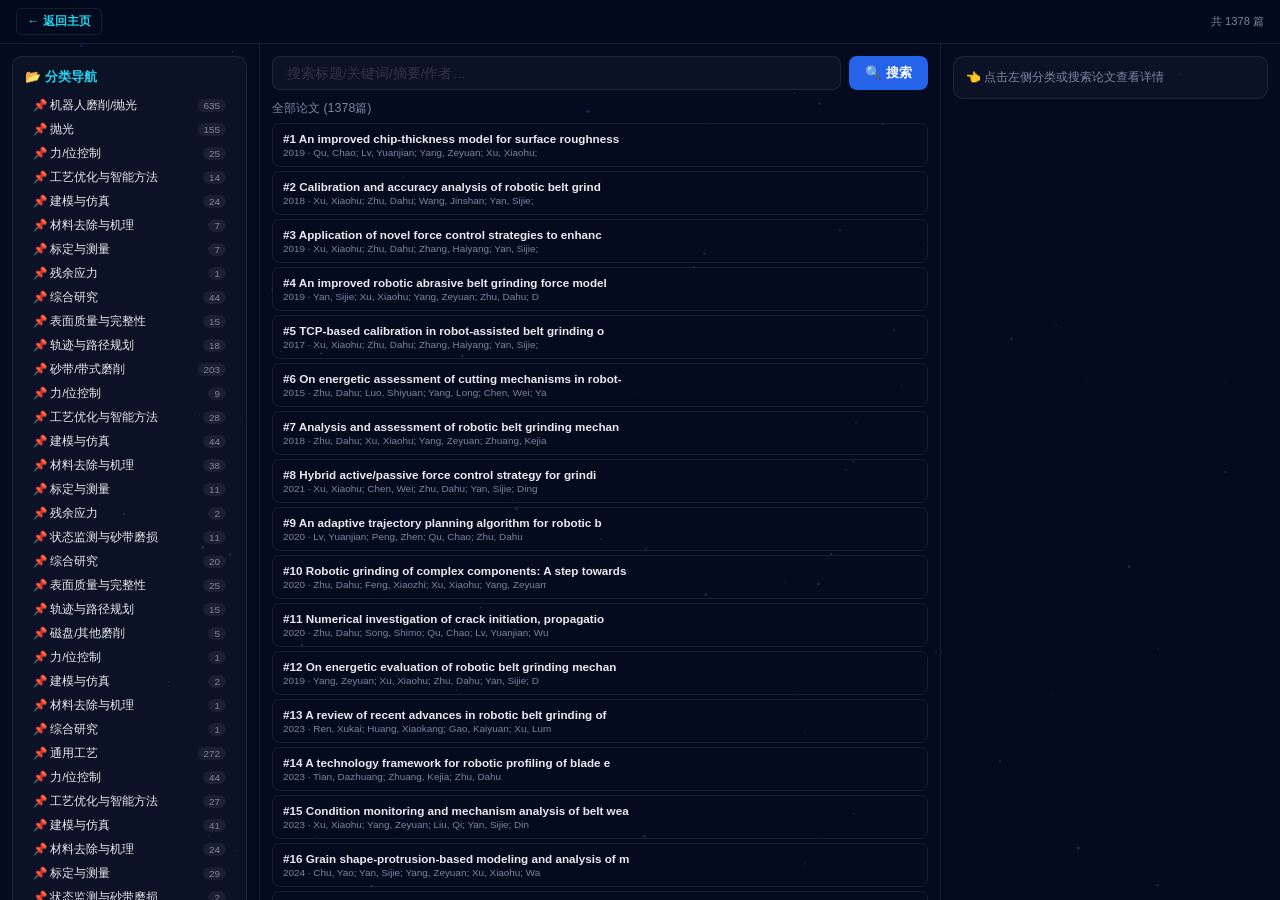
<file: search.html>
<!DOCTYPE html>
<html lang="zh-CN">
<head>
<meta charset="UTF-8"><meta name="viewport" content="width=device-width,initial-scale=1">
<title>高级检索 — Dark Neural System</title>
<style>
:root{--bg:#050B1F;--card:rgba(255,255,255,0.03);--text:#e8eaed;--muted:#7c84a0;--accent:#22D3EE;--blue:#2563EB;--border:rgba(255,255,255,0.08)}
*{margin:0;padding:0;box-sizing:border-box}
body{font-family:-apple-system,BlinkMacSystemFont,"Segoe UI","PingFang SC","Microsoft YaHei",sans-serif;background:var(--bg);color:var(--text);height:100vh;display:flex;flex-direction:column}
.topbar{display:flex;align-items:center;gap:8px;padding:8px 16px;background:rgba(5,11,31,0.9);border-bottom:1px solid var(--border);flex-shrink:0;backdrop-filter:blur(12px)}
.topbar a{color:var(--accent);text-decoration:none;font-size:0.78rem;font-weight:600;padding:4px 10px;border:1px solid var(--border);border-radius:6px;transition:all 0.2s}
.topbar a:hover{border-color:rgba(34,211,238,0.3);background:rgba(34,211,238,0.06)}
.main{display:flex;flex:1;overflow:hidden}
.left{width:260px;flex-shrink:0;border-right:1px solid var(--border);overflow-y:auto;padding:12px}
.mid{flex:1;overflow-y:auto;padding:12px}
.right{width:340px;flex-shrink:0;border-left:1px solid var(--border);overflow-y:auto;padding:12px}
.panel{background:var(--card);border:1px solid var(--border);border-radius:10px;padding:12px;margin-bottom:10px}
.panel h3{font-size:0.8rem;color:var(--accent);margin-bottom:8px}
.search-box{display:flex;gap:8px;margin-bottom:10px}
.search-box input{flex:1;padding:8px 14px;border:1px solid var(--border);border-radius:8px;background:rgba(255,255,255,0.03);color:#fff;font-size:0.85rem;outline:none;transition:all 0.2s}
.search-box input:focus{border-color:var(--accent);box-shadow:0 0 12px rgba(34,211,238,0.1)}
.search-box input::placeholder{color:rgba(255,255,255,0.15)}
.search-box button{background:var(--blue);color:#fff;border:none;padding:8px 16px;border-radius:8px;font-weight:600;cursor:pointer}
.tree-item{cursor:pointer;padding:4px 8px;border-radius:6px;font-size:0.72rem;display:flex;align-items:center;gap:4px;margin-bottom:1px;transition:all 0.15s}
.tree-item:hover{background:rgba(255,255,255,0.04)}
.tree-item.on{background:rgba(34,211,238,0.08);color:var(--accent)}
.tree-item .badge{background:rgba(255,255,255,0.06);color:var(--muted);font-size:0.62rem;padding:1px 6px;border-radius:8px;margin-left:auto}
.paper-item{cursor:pointer;padding:8px 10px;border:1px solid var(--border);border-radius:8px;margin-bottom:4px;transition:all 0.15s;font-size:0.73rem}
.paper-item:hover{border-color:rgba(255,255,255,0.18);background:rgba(255,255,255,0.02)}
.paper-item.on{border-color:var(--accent);background:rgba(34,211,238,0.05)}
.paper-item .pt{font-weight:600;margin-bottom:2px}
.paper-item .pm{font-size:0.62rem;color:var(--muted)}
.detail h4{font-size:0.85rem;color:var(--accent);margin-bottom:4px}
.detail .tags{margin:8px 0;display:flex;flex-wrap:wrap;gap:4px}
.detail .tags span{background:rgba(34,211,238,0.08);color:var(--accent);padding:2px 8px;border-radius:4px;font-size:0.62rem}
.detail .btns{margin:8px 0}
.detail .btns a{background:var(--blue);color:#fff;padding:4px 12px;border-radius:6px;text-decoration:none;font-size:0.68rem;font-weight:600}
.detail .abs{color:var(--muted);font-size:0.7rem;line-height:1.5;max-height:200px;overflow-y:auto}
#loadBar{width:0;height:3px;background:var(--accent);transition:width 0.3s;position:fixed;top:0;left:0;z-index:9999}
#bgParticles{position:fixed;top:0;left:0;width:100%;height:100%;z-index:0;pointer-events:none;opacity:0.5}
</style>
</head>
<body>
<canvas id="bgParticles"></canvas>
<div id="loadBar"></div>
<div class="topbar">
  <a href="index.html" style="font-weight:700">← 返回主页</a>
  <span style="flex:1"></span>
  <span style="font-size:0.7rem;color:var(--muted)" id="infoBar">加载中…</span>
</div>

<div class="main">
  <div class="left">
    <div class="panel">
      <h3>📂 分类导航</h3>
      <div id="treeContent"></div>
    </div>
  </div>
  <div class="mid">
    <div class="search-box">
      <input type="text" id="searchInput" placeholder="搜索标题/关键词/摘要/作者…">
      <button onclick="doSearch()">🔍 搜索</button>
    </div>
    <div id="listTitle" style="font-size:0.78rem;color:var(--muted);margin-bottom:6px">全部论文</div>
    <div id="paperList"></div>
    <div id="pagination" style="text-align:center;margin-top:10px;display:flex;gap:4px;justify-content:center;flex-wrap:wrap"></div>
  </div>
  <div class="right">
    <div class="panel detail" id="detailPanel">
      <p style="color:var(--muted);font-size:0.75rem">👈 点击左侧分类或搜索论文查看详情</p>
    </div>
  </div>
</div>

<script>
(function(){
  var papersById={},stats=null,currentIds=[],selectedId=null,page=1,pageSize=50;
  var lb=document.getElementById("loadBar");
  function prog(p){lb.style.width=p+"%"}

  function esc(s){return String(s||"").replace(/&/g,"&amp;").replace(/</g,"&lt;").replace(/>/g,"&gt;").replace(/"/g,"&quot;")}
  function extLink(p){if(!p)return"";if(p.url)return p.url;var d=String(p.doi||"").replace(/^https?:\/\/(doi\.org\/)?/i,"");return d?"https://doi.org/"+d:""}

  function showDetail(pid){
    var p=papersById[String(pid)]||papersById[pid];
    if(!p)return;
    selectedId=pid;
    document.querySelectorAll(".paper-item").forEach(function(el){el.classList.toggle("on",el.dataset.pid==String(pid))});
    var link=extLink(p),kws=(p.keywords||p.keywords_zh||[]).map(function(k){return"<span>"+esc(k)+"</span>"}).join("");
    document.getElementById("detailPanel").innerHTML=
      '<h4>#'+pid+' '+esc((p.title||p.title_en||"").substring(0,55))+'</h4>'+
      '<div style="font-size:0.65rem;color:var(--muted);margin:4px 0">'+esc(p.authors||"")+' · '+esc(p.year||"")+' · '+esc(p.school||"")+'</div>'+
      '<div class="tags">'+(kws||"<span>无关键词</span>")+'</div>'+
      '<div class="btns">'+(link?'<a href="'+esc(link)+'" target="_blank">📄 原文 ↗</a>':'')+'</div>'+
      '<div class="abs"><b>EN:</b> '+esc((p.title_en||p.title||"").substring(0,120))+'</div>'+
      '<div class="abs" style="margin-top:6px">'+esc(p.summary_zh||p.abstract||"暂无摘要")+'</div>';
  }

  function renderList(ids,title){
    currentIds=ids;page=1;
    document.getElementById("listTitle").textContent=title+" ("+ids.length+"篇)";
    renderPage();
  }

  function renderPage(){
    var q=(document.getElementById("searchInput").value||"").toLowerCase();
    var filtered=currentIds;
    if(q){filtered=currentIds.filter(function(id){var p=papersById[String(id)]||papersById[id];if(!p)return false;return[p.title,p.title_en,p.summary_zh,p.abstract,(p.keywords||[]).join(" "),p.authors].join(" ").toLowerCase().indexOf(q)>=0})}
    var total=filtered.length,totalPages=Math.ceil(total/pageSize);
    var pg=filtered.slice((page-1)*pageSize,page*pageSize);
    var html="";
    pg.forEach(function(id){
      var p=papersById[String(id)]||papersById[id];if(!p)return;
      html+='<div class="paper-item'+(selectedId===id?" on":"")+'" data-pid="'+id+'" onclick="showDetail('+id+')"><div class="pt">#'+id+' '+esc((p.title||p.title_en||"").substring(0,55))+'</div><div class="pm">'+esc(p.year||"")+' · '+esc((p.authors||"").substring(0,50))+'</div></div>';
    });
    document.getElementById("paperList").innerHTML=html||'<div style="color:var(--muted)">无匹配结果</div>';

    var phtml="";
    for(var i=1;i<=totalPages;i++){
      phtml+='<button onclick="page='+i+';renderPage()" style="padding:4px 10px;border:1px solid '+(i===page?'var(--accent)':'var(--border)')+';border-radius:6px;background:'+(i===page?'rgba(34,211,238,0.08)':'none')+';color:'+(i===page?'var(--accent)':'var(--muted)')+';cursor:pointer;font-size:0.65rem">'+i+'</button>';
    }
    document.getElementById("pagination").innerHTML=totalPages>1?phtml:"";
    document.getElementById("infoBar").textContent="共 "+total+" 篇";
  }

  function doSearch(){renderPage()}
  document.getElementById("searchInput").addEventListener("input",function(){page=1;renderPage()});
  document.getElementById("searchInput").addEventListener("keydown",function(e){if(e.key==="Enter"){page=1;renderPage()}});

  prog(10);
  Promise.all([
    fetch("papers_index.json",{cache:"no-store"}).then(function(r){return r.json()}),
    fetch("mindmap_stats.json",{cache:"no-store"}).then(function(r){return r.json()}),
  ]).then(function(res){
    prog(60);
    papersById=res[0].by_id||{};stats=res[1];
    function renderTree(nodes,lvl){
      var h="";nodes.forEach(function(n){var ids=n.paper_ids||[];h+='<div class="tree-item" data-ids=\''+JSON.stringify(ids)+'\' data-title="'+esc(n.path||n.name)+'"><span>📌 '+esc(n.name)+'</span><span class="badge">'+(n.count||ids.length)+'</span></div>';if(n.children)h+=renderTree(n.children,lvl+1)});
      return h;
    }
    var treeHtml=renderTree(stats.process_tree||[],0);
    document.getElementById("treeContent").innerHTML=treeHtml;
    document.querySelectorAll(".tree-item").forEach(function(el){el.addEventListener("click",function(){
      document.querySelectorAll(".tree-item").forEach(function(e){e.classList.remove("on")});el.classList.add("on");
      renderList(JSON.parse(el.dataset.ids||"[]"),el.dataset.title||"论文列表");
    })});
    var allIds=Object.keys(papersById).map(Number).sort(function(a,b){return a-b});
    renderList(allIds,"全部论文");
    var q=new URLSearchParams(location.search).get("q");if(q){document.getElementById("searchInput").value=q;doSearch()}
    prog(100);setTimeout(function(){lb.style.display="none"},400);
  }).catch(function(e){document.getElementById("paperList").innerHTML='<div style="color:#f87171">加载失败: '+esc(e.message)+'</div>'});
})();
</script>
<script>
// ═══════════ PARTICLE SYSTEM v2.0 ═══════════
(function(){var c=document.getElementById("bgParticles"),ctx=c.getContext("2d"),pts=[],mx=0,my=0,tmx=0,tmy=0;function rs(){c.width=window.innerWidth;c.height=window.innerHeight}rs();window.addEventListener("resize",rs);document.addEventListener("mousemove",function(e){tmx=e.clientX;tmy=e.clientY});mx=window.innerWidth/2;my=window.innerHeight/2;tmx=mx;tmy=my;var pal=[{r:59,g:130,b:246,a:0.6},{r:99,g:102,b:241,a:0.5},{r:34,g:211,b:238,a:0.4},{r:37,g:99,b:235,a:0.45}];for(var i=0;i<100;i++){var col=pal[Math.floor(Math.random()*pal.length)];pts.push({x:Math.random()*c.width,y:Math.random()*c.height,vx:(Math.random()-0.5)*0.2,vy:(Math.random()-0.5)*0.2,r:Math.random()*1.3+0.2,col:col,ox:Math.random()*c.width,oy:Math.random()*c.height})}function dr(){mx+=(tmx-mx)*0.03;my+=(tmy-my)*0.03;ctx.clearRect(0,0,c.width,c.height);for(var i=0;i<pts.length;i++){var p=pts[i];var dxm=p.x-mx,dym=p.y-my,dm=Math.sqrt(dxm*dxm+dym*dym);var parallax=dm<300?(1-dm/300)*0.1:0;var nx=dm>0.1?dxm/dm:0,ny=dm>0.1?dym/dm:0;p.vx+=nx*parallax*0.02;p.vy+=ny*parallax*0.02;p.vx*=0.999;p.vy*=0.999;p.vx+=(p.ox-p.x)*0.00003;p.vy+=(p.oy-p.y)*0.00003;p.x+=p.vx;p.y+=p.vy;if(p.x<0)p.x=c.width;if(p.x>c.width)p.x=0;if(p.y<0)p.y=c.height;if(p.y>c.height)p.y=0;ctx.beginPath();ctx.arc(p.x,p.y,p.r,0,Math.PI*2);ctx.fillStyle="rgba("+p.col.r+","+p.col.g+","+p.col.b+","+p.col.a+")";ctx.fill()}for(var i=0;i<pts.length;i++){for(var j=i+1;j<pts.length;j++){var dx=pts[i].x-pts[j].x,dy=pts[i].y-pts[j].y,dist=Math.sqrt(dx*dx+dy*dy);if(dist<100){ctx.beginPath();ctx.moveTo(pts[i].x,pts[i].y);ctx.lineTo(pts[j].x,pts[j].y);ctx.strokeStyle="rgba(79,130,210,"+(0.03*(1-dist/100))+")";ctx.lineWidth=0.25;ctx.stroke()}}}requestAnimationFrame(dr)}dr()})();
</script>
</body>
</html>
</file>
<file: dashboard/dashboard.css>
:root{--bg:#050B1F;--panel:#060f28;--card:rgba(255,255,255,0.03);--text:#e8eaed;--muted:#7c84a0;--accent:#22D3EE;--blue:#3B82F6;--indigo:#6366F1;--green:#34d399;--border:rgba(255,255,255,0.08);--glow:0 0 20px rgba(34,211,238,0.12)}
*{margin:0;padding:0;box-sizing:border-box}
html,body{height:100%;overflow:hidden}
body{font-family:-apple-system,BlinkMacSystemFont,"Segoe UI","PingFang SC","Microsoft YaHei",sans-serif;background:var(--bg);color:var(--text)}
.db-root{display:flex;flex-direction:column;height:100vh;padding:12px;gap:10px}

/* Top bar */
.db-top{display:flex;align-items:center;justify-content:space-between;padding:14px 20px;background:var(--panel);border:1px solid var(--border);border-radius:14px;flex-shrink:0}
.db-brand{display:flex;align-items:center;gap:14px}
.db-logo{font-size:1.3rem;font-weight:800;color:#fff;background:linear-gradient(135deg,var(--accent),var(--indigo));padding:8px 14px;border-radius:10px;letter-spacing:1px}
.db-brand h1{font-size:0.95rem;font-weight:700;color:#fff}
.db-brand p{font-size:0.65rem;color:var(--muted);margin-top:2px}
.db-stats{display:flex;gap:16px}
.db-stat{text-align:center;padding:8px 18px;background:var(--card);border:1px solid var(--border);border-radius:10px}
.ds-num{display:block;font-size:1.1rem;font-weight:700;color:var(--accent)}
.ds-label{display:block;font-size:0.58rem;color:var(--muted);margin-top:2px}

/* Main grid */
.db-main{display:grid;grid-template-columns:220px 1fr 260px;gap:10px;flex:1;min-height:0}

/* Left */
.db-left,.db-right{display:flex;flex-direction:column;gap:8px;overflow-y:auto}
.db-left h3,.db-right h3,.db-center h3{font-size:0.7rem;color:var(--muted);text-transform:uppercase;letter-spacing:2px;margin-bottom:4px;padding-bottom:6px;border-bottom:1px solid var(--border)}
.db-card{padding:12px;background:var(--card);border:1px solid var(--border);border-radius:10px;transition:all 0.3s}
.db-card.clickable{cursor:pointer}
.db-card.clickable:hover{border-color:rgba(34,211,238,0.4);background:rgba(34,211,238,0.06);transform:translateY(-1px);box-shadow:var(--glow)}
.dbc-icon{font-size:1rem;margin-bottom:6px}
.dbc-title{font-size:0.73rem;font-weight:600;margin-bottom:4px}
.dbc-desc{font-size:0.62rem;color:var(--muted);line-height:1.5}
.tag{display:inline-block;padding:1px 7px;border-radius:4px;background:rgba(34,211,238,0.1);color:var(--accent);font-size:0.55rem;margin:1px 2px}

/* Center */
.db-center{padding:16px;background:var(--panel);border:1px solid var(--border);border-radius:14px;display:flex;flex-direction:column;overflow:hidden}
.pipeline-flow{flex:1;position:relative;min-height:0;display:flex;align-items:center;justify-content:center}
.pipeline-flow svg{width:100%;height:100%}

/* Pipeline nodes */
.pf-node rect{fill:rgba(11,19,32,0.9);stroke:var(--accent);stroke-width:1.2;rx:8}
.pf-node text{fill:var(--text);font-size:9px;text-anchor:middle}
.pf-node .pf-sub{fill:var(--muted);font-size:7px}
.pf-arrow{stroke:var(--accent);stroke-width:1.5;fill:none;marker-end:url(#arrowhead)}
@keyframes flowDash{to{stroke-dashoffset:-20}}
.pf-arrow.flow{stroke-dasharray:8 4;animation:flowDash 1s linear infinite}

/* Right mini globe */
.db-mini-globe{height:180px;background:rgba(0,0,0,0.3);border-radius:10px;overflow:hidden;border:1px solid var(--border);flex-shrink:0}
.db-mini-globe canvas{width:100%;height:100%}
.db-venue-list{font-size:0.6rem;color:var(--muted);max-height:150px;overflow-y:auto;flex-shrink:0}
.db-venue-list .vl-item{padding:3px 0;border-bottom:1px solid rgba(255,255,255,0.03);cursor:pointer}
.db-venue-list .vl-item:hover{color:#fff}
.db-timeline-mini{font-size:0.58rem;color:var(--muted);max-height:120px;overflow-y:auto;flex-shrink:0}
.db-timeline-mini .tl-dot{display:inline-block;width:5px;height:5px;border-radius:50%;background:var(--accent);margin-right:4px}

/* Bottom */
.db-bottom{display:grid;grid-template-columns:repeat(4,1fr);gap:10px;flex-shrink:0}
.db-cap{padding:12px 16px;background:var(--card);border:1px solid var(--border);border-radius:10px;font-size:0.62rem;display:flex;flex-direction:column;gap:4px;transition:all 0.3s}
.db-cap.clickable{cursor:pointer}
.db-cap.clickable:hover{border-color:rgba(34,211,238,0.4);box-shadow:var(--glow)}
.db-cap strong{font-size:0.7rem;color:#fff}
.db-cap span{color:var(--muted);line-height:1.4}
.dc-icon{font-size:1.1rem}

/* Scrollbar */
::-webkit-scrollbar{width:3px}
::-webkit-scrollbar-thumb{background:rgba(255,255,255,0.08);border-radius:2px}
</file>
